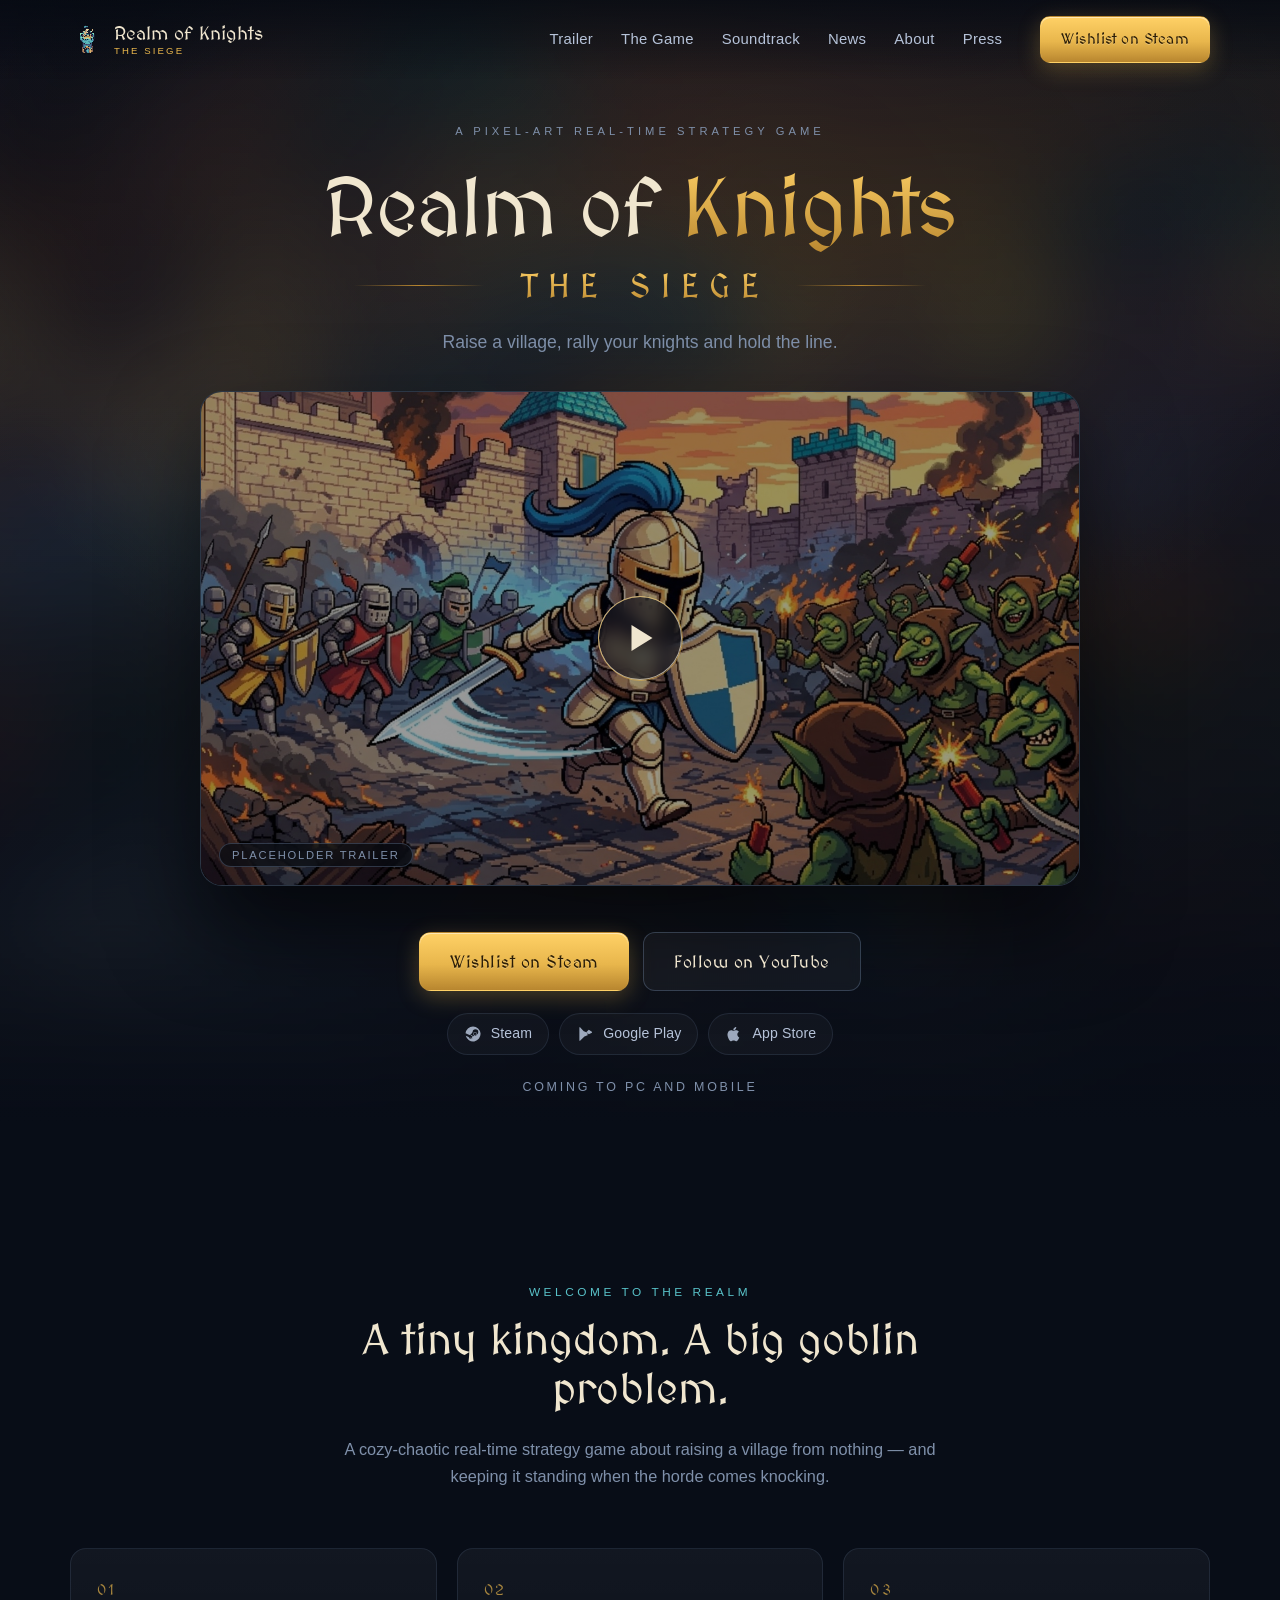
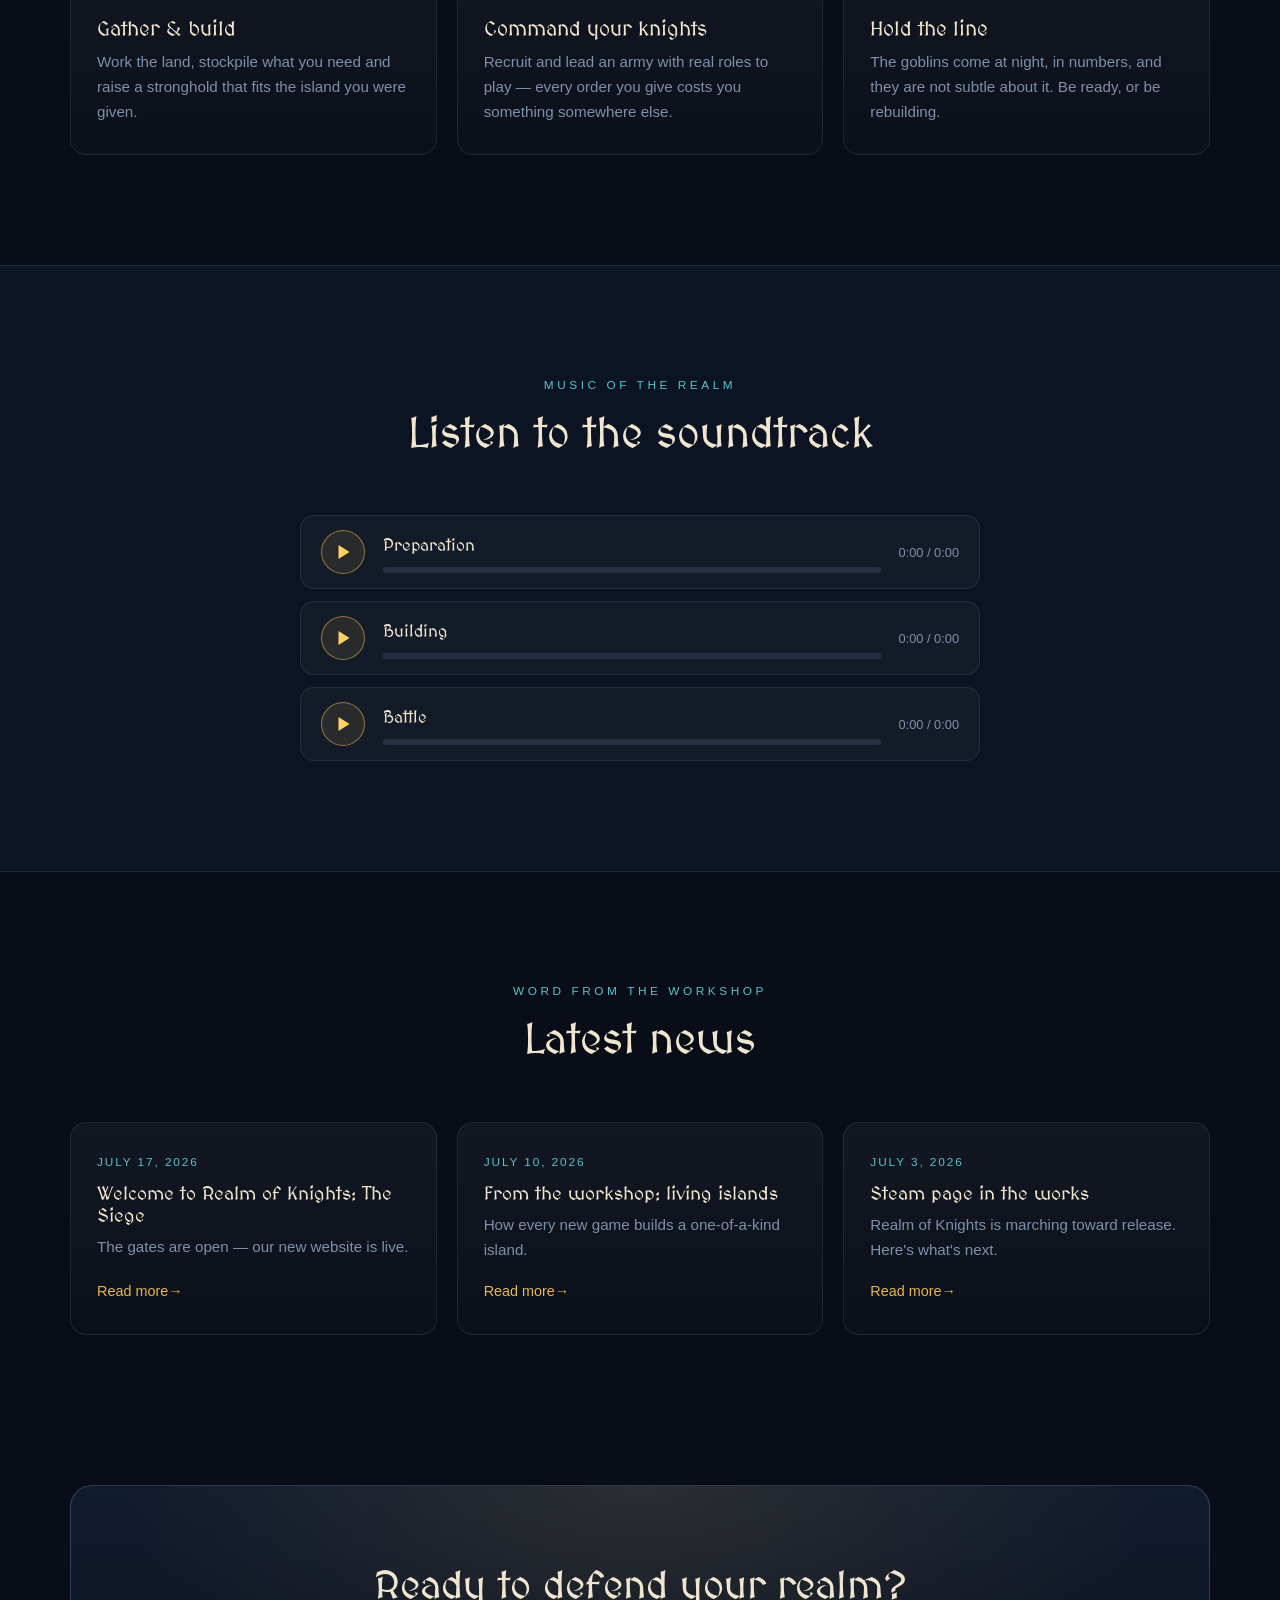
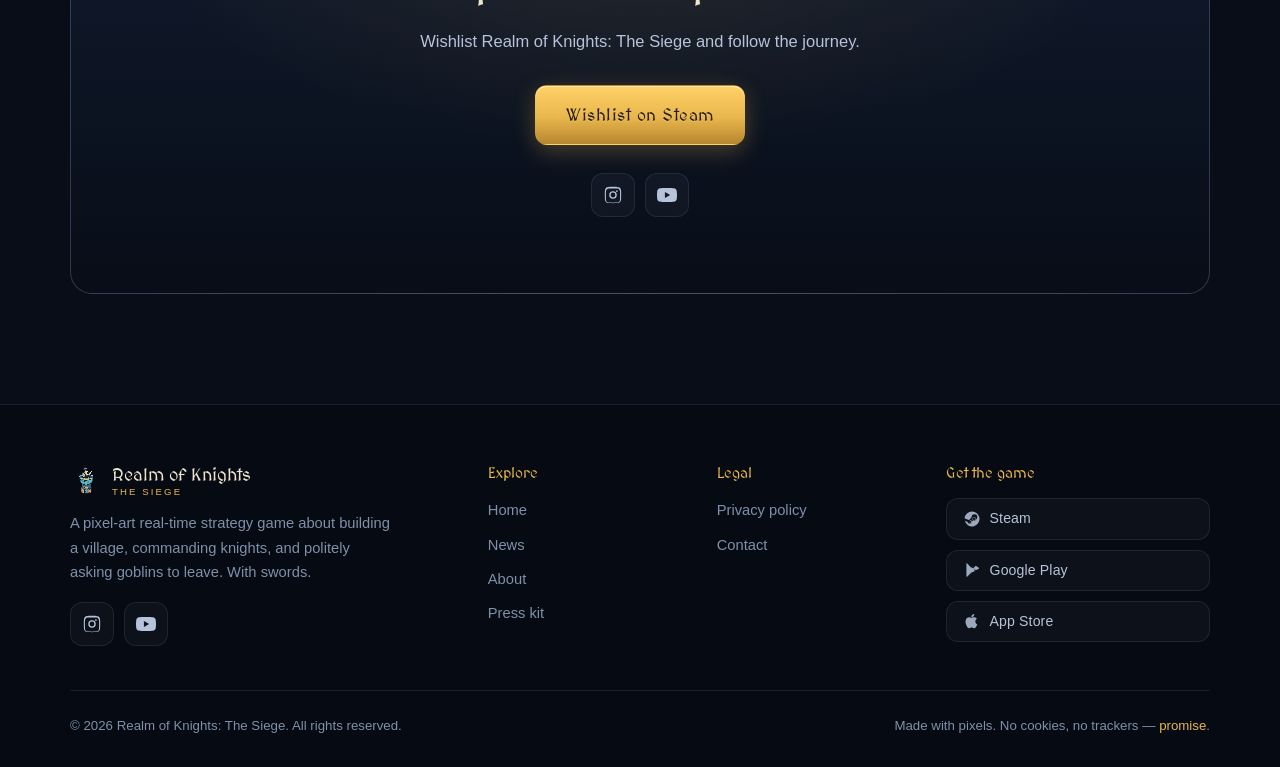
<file: index.html>
<!DOCTYPE html>
<html lang="en">
<head>
  <meta charset="UTF-8">
  <meta name="viewport" content="width=device-width, initial-scale=1.0">
  <title>Realm of Knights: The Siege — Build. Gather. Conquer.</title>
  <meta name="description" content="Realm of Knights: The Siege is a charming pixel-art real-time strategy game. Raise a village, command your knights and drive back the goblin horde — coming to Steam, Google Play and the App Store.">
  <link rel="icon" type="image/png" href="art/UI/icon.png">
  <link rel="apple-touch-icon" href="art/UI/icon.png">
  <meta property="og:type" content="website">
  <meta property="og:title" content="Realm of Knights: The Siege — Build. Gather. Conquer.">
  <meta property="og:description" content="A charming pixel-art RTS: raise a village, command your knights and drive back the goblin horde.">
  <meta property="og:image" content="https://knightsrealm.github.io/art/Extra/steam_pixel_art_thumbnail.jpg">
  <meta property="og:url" content="https://knightsrealm.github.io/">
  <meta name="twitter:card" content="summary_large_image">
  <link rel="stylesheet" href="assets/css/style.css">
</head>
<body>

  <div class="scroll-progress" aria-hidden="true"><span></span></div>

  <!-- ================== NAV ================== -->
  <header class="site-nav">
    <div class="container nav-inner">
      <a class="nav-brand" href="index.html">
        <img class="pixel" src="art/UI/icon.png" alt="Realm of Knights tower emblem">
        <span class="brand-lines">
          <span>Realm of Knights</span>
          <span class="brand-sub">The Siege</span>
        </span>
      </a>
      <nav>
        <ul class="nav-links">
          <li><a href="#trailer">Trailer</a></li>
          <li><a href="#game">The Game</a></li>
          <li><a href="#soundtrack">Soundtrack</a></li>
          <li><a href="news.html">News</a></li>
          <li><a href="about.html">About</a></li>
          <li><a href="press.html">Press</a></li>
        </ul>
      </nav>
      <a class="btn btn-gold btn-sm nav-cta" data-link="steam" href="#">Wishlist on Steam</a>
      <button class="nav-burger" aria-label="Menu" aria-expanded="false">
        <span></span><span></span><span></span>
      </button>
    </div>
  </header>

  <!-- ================= HERO ================= -->
  <section class="hero" id="trailer">
    <div class="hero-ambient" aria-hidden="true"></div>

    <div class="container hero-inner">
      <header class="hero-head">
        <p class="hero-kicker">A pixel-art real-time strategy game</p>
        <h1 class="hero-title">Realm of <span class="gold">Knights</span>
          <span class="hero-title-sub">The Siege</span>
        </h1>
        <p class="hero-tagline">
          Raise a village, rally your knights and hold the line.
        </p>
      </header>

      <!-- Click-to-play facade: nothing is requested from YouTube until you press play -->
      <div class="trailer" data-trailer data-title="Realm of Knights: The Siege — trailer">
        <button class="trailer-frame" type="button" aria-label="Play the trailer">
          <img class="trailer-poster" src="art/Extra/steam_pixel_art_thumbnail.jpg" alt="">
          <span class="trailer-play" aria-hidden="true"></span>
          <span class="trailer-tag">Placeholder trailer</span>
        </button>
      </div>

      <div class="hero-actions">
        <div class="hero-ctas">
          <a class="btn btn-gold" data-link="steam" href="#">Wishlist on Steam</a>
          <a class="btn btn-ghost" data-link="youtube" href="#">Follow on YouTube</a>
        </div>
        <div class="store-badges">
          <a class="store-badge" data-link="steam" href="#">
            <svg viewBox="0 0 24 24" aria-hidden="true"><path d="M12 2a10 10 0 0 0-9.96 9.06l5.35 2.21a2.8 2.8 0 0 1 1.6-.49h.15l2.38-3.45v-.05a3.77 3.77 0 1 1 3.77 3.77h-.09l-3.4 2.43v.13a2.83 2.83 0 0 1-5.62.45l-3.82-1.58A10 10 0 1 0 12 2Zm-5.7 13.9 1.23.51a2.12 2.12 0 1 0 1.15-2.75l1.27.52a1.56 1.56 0 0 1-1.2 2.89 1.55 1.55 0 0 1-.86-.84l-1.59-.33Zm10.99-4.13a2.51 2.51 0 1 1-2.51-2.51 2.51 2.51 0 0 1 2.51 2.51Zm-4.4 0a1.89 1.89 0 1 0 1.89-1.9 1.89 1.89 0 0 0-1.89 1.9Z"/></svg>
            <span class="sb-name">Steam</span>
          </a>
          <a class="store-badge" data-link="googleplay" href="#">
            <svg viewBox="0 0 24 24" aria-hidden="true"><path d="M4 2.7c-.3.3-.5.8-.5 1.4v15.8c0 .6.2 1.1.5 1.4l.1.1 8.9-8.8v-.2L4.1 2.6l-.1.1Zm12 9.6-3-2.9 3-3 3.6 2.1c1 .6 1 1.5 0 2.1L16 12.3Zm-.9.9L12 10.1l-8 8 11.1-4.9ZM4 5.9l8 8 3.1-3.1L4 5.9Z" transform="translate(1 0)"/></svg>
            <span class="sb-name">Google Play</span>
          </a>
          <a class="store-badge" data-link="appstore" href="#">
            <svg viewBox="0 0 24 24" aria-hidden="true"><path d="M16.4 12.7c0-2.4 2-3.6 2.1-3.7-1.1-1.7-2.9-1.9-3.5-1.9-1.5-.2-2.9.9-3.7.9-.8 0-1.9-.9-3.2-.9-1.6 0-3.1 1-4 2.4-1.7 2.9-.4 7.3 1.2 9.7.8 1.2 1.8 2.5 3 2.4 1.2 0 1.7-.8 3.2-.8s1.9.8 3.2.8 2.2-1.2 3-2.4c.9-1.3 1.3-2.6 1.3-2.7 0 0-2.6-1-2.6-3.8ZM14 5.6c.7-.8 1.1-1.9 1-3.1-1 0-2.2.7-2.9 1.5-.6.7-1.2 1.9-1 3 1.1.1 2.2-.6 2.9-1.4Z"/></svg>
            <span class="sb-name">App Store</span>
          </a>
        </div>
        <p class="hero-note">Coming to PC and mobile</p>
      </div>
    </div>
  </section>

  <!-- ================= THE GAME ================= -->
  <section class="section" id="game">
    <div class="container">
      <div class="section-head reveal">
        <p class="section-eyebrow">Welcome to the realm</p>
        <h2 class="section-title">A tiny kingdom. A big goblin problem.</h2>
        <p class="section-sub">
          A cozy-chaotic real-time strategy game about raising a village from nothing —
          and keeping it standing when the horde comes knocking.
        </p>
      </div>

      <div class="grid grid-3 stagger">
        <article class="card reveal">
          <span class="card-num">01</span>
          <h3>Gather &amp; build</h3>
          <p>Work the land, stockpile what you need and raise a stronghold that fits
             the island you were given.</p>
        </article>
        <article class="card reveal">
          <span class="card-num">02</span>
          <h3>Command your knights</h3>
          <p>Recruit and lead an army with real roles to play — every order you give
             costs you something somewhere else.</p>
        </article>
        <article class="card reveal">
          <span class="card-num">03</span>
          <h3>Hold the line</h3>
          <p>The goblins come at night, in numbers, and they are not subtle about it.
             Be ready, or be rebuilding.</p>
        </article>
      </div>
    </div>
  </section>

  <!-- ================= SOUNDTRACK ================= -->
  <section class="section section-alt" id="soundtrack">
    <div class="container">
      <div class="section-head reveal">
        <p class="section-eyebrow">Music of the realm</p>
        <h2 class="section-title">Listen to the soundtrack</h2>
      </div>
      <div class="tracks reveal">
        <div class="track" data-src="art/Extra/soundtrack_prepare_1.mp3">
          <button class="track-play" aria-label="Play Preparation">
            <span class="ico-play" aria-hidden="true"></span>
            <span class="ico-pause" aria-hidden="true"></span>
          </button>
          <div class="track-meta">
            <div class="track-name">Preparation</div>
            <div class="track-bar"><div class="track-fill"></div></div>
          </div>
          <div class="track-time">0:00 / 0:00</div>
        </div>
        <div class="track" data-src="art/Extra/soundtrack_build_1.mp3">
          <button class="track-play" aria-label="Play Building">
            <span class="ico-play" aria-hidden="true"></span>
            <span class="ico-pause" aria-hidden="true"></span>
          </button>
          <div class="track-meta">
            <div class="track-name">Building</div>
            <div class="track-bar"><div class="track-fill"></div></div>
          </div>
          <div class="track-time">0:00 / 0:00</div>
        </div>
        <div class="track" data-src="art/Extra/soundtrack_battle_1.mp3">
          <button class="track-play" aria-label="Play Battle">
            <span class="ico-play" aria-hidden="true"></span>
            <span class="ico-pause" aria-hidden="true"></span>
          </button>
          <div class="track-meta">
            <div class="track-name">Battle</div>
            <div class="track-bar"><div class="track-fill"></div></div>
          </div>
          <div class="track-time">0:00 / 0:00</div>
        </div>
      </div>
    </div>
  </section>

  <!-- ================= NEWS TEASER ================= -->
  <section class="section" id="news">
    <div class="container">
      <div class="section-head reveal">
        <p class="section-eyebrow">Word from the workshop</p>
        <h2 class="section-title">Latest news</h2>
      </div>
      <div class="grid grid-3 stagger">
        <article class="card news-card reveal">
          <div class="news-date">July 17, 2026</div>
          <h3><a href="news.html#welcome">Welcome to Realm of Knights: The Siege</a></h3>
          <p>The gates are open — our new website is live.</p>
          <a class="more" href="news.html#welcome">Read more</a>
        </article>
        <article class="card news-card reveal">
          <div class="news-date">July 10, 2026</div>
          <h3><a href="news.html#living-islands">From the workshop: living islands</a></h3>
          <p>How every new game builds a one-of-a-kind island.</p>
          <a class="more" href="news.html#living-islands">Read more</a>
        </article>
        <article class="card news-card reveal">
          <div class="news-date">July 3, 2026</div>
          <h3><a href="news.html#steam-soon">Steam page in the works</a></h3>
          <p>Realm of Knights is marching toward release. Here's what's next.</p>
          <a class="more" href="news.html#steam-soon">Read more</a>
        </article>
      </div>
    </div>
  </section>

  <!-- ================= FINAL CTA ================= -->
  <section class="section section-tight">
    <div class="container">
      <div class="cta-banner reveal">
        <h2>Ready to defend your realm?</h2>
        <p>Wishlist Realm of Knights: The Siege and follow the journey.</p>
        <div class="hero-ctas">
          <a class="btn btn-gold" data-link="steam" href="#">Wishlist on Steam</a>
        </div>
        <div class="socials">
          <a class="social-btn" data-link="instagram" href="#" aria-label="Instagram">
            <svg viewBox="0 0 24 24" aria-hidden="true"><path d="M12 2.2c3.2 0 3.6 0 4.8.1 1.2.1 1.8.2 2.2.4.6.2 1 .5 1.4.9.4.4.7.9.9 1.4.2.4.4 1.1.4 2.2.1 1.3.1 1.6.1 4.8s0 3.6-.1 4.8c-.1 1.2-.2 1.8-.4 2.2-.2.6-.5 1-.9 1.4-.4.4-.9.7-1.4.9-.4.2-1.1.4-2.2.4-1.3.1-1.6.1-4.8.1s-3.6 0-4.8-.1c-1.2-.1-1.8-.2-2.2-.4-.6-.2-1-.5-1.4-.9-.4-.4-.7-.9-.9-1.4-.2-.4-.4-1.1-.4-2.2-.1-1.3-.1-1.6-.1-4.8s0-3.6.1-4.8c.1-1.2.2-1.8.4-2.2.2-.6.5-1 .9-1.4.4-.4.9-.7 1.4-.9.4-.2 1.1-.4 2.2-.4 1.2-.1 1.6-.1 4.8-.1Zm0 2c-3.1 0-3.5 0-4.7.1-1.1.1-1.4.2-1.7.3-.4.2-.7.4-1 .7-.3.3-.5.6-.7 1-.1.3-.3.7-.3 1.7-.1 1.2-.1 1.6-.1 4.7s0 3.5.1 4.7c.1 1.1.2 1.4.3 1.7.2.4.4.7.7 1 .3.3.6.5 1 .7.3.1.7.3 1.7.3 1.2.1 1.6.1 4.7.1s3.5 0 4.7-.1c1.1-.1 1.4-.2 1.7-.3.4-.2.7-.4 1-.7.3-.3.5-.6.7-1 .1-.3.3-.7.3-1.7.1-1.2.1-1.6.1-4.7s0-3.5-.1-4.7c-.1-1.1-.2-1.4-.3-1.7-.2-.4-.4-.7-.7-1-.3-.3-.6-.5-1-.7-.3-.1-.7-.3-1.7-.3-1.2-.1-1.6-.1-4.7-.1Zm0 3.3a4.5 4.5 0 1 1 0 9 4.5 4.5 0 0 1 0-9Zm0 7.4a2.9 2.9 0 1 0 0-5.8 2.9 2.9 0 0 0 0 5.8Zm5.7-7.6a1.05 1.05 0 1 1-2.1 0 1.05 1.05 0 0 1 2.1 0Z"/></svg>
          </a>
          <a class="social-btn" data-link="youtube" href="#" aria-label="YouTube">
            <svg viewBox="0 0 24 24" aria-hidden="true"><path d="M23.5 6.2a3 3 0 0 0-2.1-2.1C19.5 3.5 12 3.5 12 3.5s-7.5 0-9.4.6A3 3 0 0 0 .5 6.2 31.3 31.3 0 0 0 0 12a31.3 31.3 0 0 0 .5 5.8 3 3 0 0 0 2.1 2.1c1.9.6 9.4.6 9.4.6s7.5 0 9.4-.6a3 3 0 0 0 2.1-2.1A31.3 31.3 0 0 0 24 12a31.3 31.3 0 0 0-.5-5.8ZM9.5 15.6V8.4L15.8 12l-6.3 3.6Z"/></svg>
          </a>
        </div>
      </div>
    </div>
  </section>

  <!-- ================= FOOTER ================= -->
  <footer class="site-footer">
    <div class="container">
      <div class="footer-grid">
        <div>
          <div class="footer-brand">
            <img class="pixel" src="art/UI/icon.png" alt="">
            <span class="brand-lines">
              <span>Realm of Knights</span>
              <span class="brand-sub">The Siege</span>
            </span>
          </div>
          <p class="footer-blurb">
            A pixel-art real-time strategy game about building a village, commanding
            knights, and politely asking goblins to leave. With swords.
          </p>
          <div class="socials socials-left">
            <a class="social-btn" data-link="instagram" href="#" aria-label="Instagram">
              <svg viewBox="0 0 24 24" aria-hidden="true"><path d="M12 2.2c3.2 0 3.6 0 4.8.1 1.2.1 1.8.2 2.2.4.6.2 1 .5 1.4.9.4.4.7.9.9 1.4.2.4.4 1.1.4 2.2.1 1.3.1 1.6.1 4.8s0 3.6-.1 4.8c-.1 1.2-.2 1.8-.4 2.2-.2.6-.5 1-.9 1.4-.4.4-.9.7-1.4.9-.4.2-1.1.4-2.2.4-1.3.1-1.6.1-4.8.1s-3.6 0-4.8-.1c-1.2-.1-1.8-.2-2.2-.4-.6-.2-1-.5-1.4-.9-.4-.4-.7-.9-.9-1.4-.2-.4-.4-1.1-.4-2.2-.1-1.3-.1-1.6-.1-4.8s0-3.6.1-4.8c.1-1.2.2-1.8.4-2.2.2-.6.5-1 .9-1.4.4-.4.9-.7 1.4-.9.4-.2 1.1-.4 2.2-.4 1.2-.1 1.6-.1 4.8-.1Zm0 2c-3.1 0-3.5 0-4.7.1-1.1.1-1.4.2-1.7.3-.4.2-.7.4-1 .7-.3.3-.5.6-.7 1-.1.3-.3.7-.3 1.7-.1 1.2-.1 1.6-.1 4.7s0 3.5.1 4.7c.1 1.1.2 1.4.3 1.7.2.4.4.7.7 1 .3.3.6.5 1 .7.3.1.7.3 1.7.3 1.2.1 1.6.1 4.7.1s3.5 0 4.7-.1c1.1-.1 1.4-.2 1.7-.3.4-.2.7-.4 1-.7.3-.3.5-.6.7-1 .1-.3.3-.7.3-1.7.1-1.2.1-1.6.1-4.7s0-3.5-.1-4.7c-.1-1.1-.2-1.4-.3-1.7-.2-.4-.4-.7-.7-1-.3-.3-.6-.5-1-.7-.3-.1-.7-.3-1.7-.3-1.2-.1-1.6-.1-4.7-.1Zm0 3.3a4.5 4.5 0 1 1 0 9 4.5 4.5 0 0 1 0-9Zm0 7.4a2.9 2.9 0 1 0 0-5.8 2.9 2.9 0 0 0 0 5.8Zm5.7-7.6a1.05 1.05 0 1 1-2.1 0 1.05 1.05 0 0 1 2.1 0Z"/></svg>
            </a>
            <a class="social-btn" data-link="youtube" href="#" aria-label="YouTube">
              <svg viewBox="0 0 24 24" aria-hidden="true"><path d="M23.5 6.2a3 3 0 0 0-2.1-2.1C19.5 3.5 12 3.5 12 3.5s-7.5 0-9.4.6A3 3 0 0 0 .5 6.2 31.3 31.3 0 0 0 0 12a31.3 31.3 0 0 0 .5 5.8 3 3 0 0 0 2.1 2.1c1.9.6 9.4.6 9.4.6s7.5 0 9.4-.6a3 3 0 0 0 2.1-2.1A31.3 31.3 0 0 0 24 12a31.3 31.3 0 0 0-.5-5.8ZM9.5 15.6V8.4L15.8 12l-6.3 3.6Z"/></svg>
            </a>
          </div>
        </div>
        <div>
          <h4>Explore</h4>
          <ul>
            <li><a href="index.html">Home</a></li>
            <li><a href="news.html">News</a></li>
            <li><a href="about.html">About</a></li>
            <li><a href="press.html">Press kit</a></li>
          </ul>
        </div>
        <div>
          <h4>Legal</h4>
          <ul>
            <li><a href="privacy.html">Privacy policy</a></li>
            <li><a href="about.html#contact">Contact</a></li>
          </ul>
        </div>
        <div>
          <h4>Get the game</h4>
          <div class="store-badges store-badges-stack">
            <a class="store-badge" data-link="steam" href="#">
              <svg viewBox="0 0 24 24" aria-hidden="true"><path d="M12 2a10 10 0 0 0-9.96 9.06l5.35 2.21a2.8 2.8 0 0 1 1.6-.49h.15l2.38-3.45v-.05a3.77 3.77 0 1 1 3.77 3.77h-.09l-3.4 2.43v.13a2.83 2.83 0 0 1-5.62.45l-3.82-1.58A10 10 0 1 0 12 2Zm-5.7 13.9 1.23.51a2.12 2.12 0 1 0 1.15-2.75l1.27.52a1.56 1.56 0 0 1-1.2 2.89 1.55 1.55 0 0 1-.86-.84l-1.59-.33Zm10.99-4.13a2.51 2.51 0 1 1-2.51-2.51 2.51 2.51 0 0 1 2.51 2.51Zm-4.4 0a1.89 1.89 0 1 0 1.89-1.9 1.89 1.89 0 0 0-1.89 1.9Z"/></svg>
              <span class="sb-name">Steam</span>
            </a>
            <a class="store-badge" data-link="googleplay" href="#">
              <svg viewBox="0 0 24 24" aria-hidden="true"><path d="M4 2.7c-.3.3-.5.8-.5 1.4v15.8c0 .6.2 1.1.5 1.4l.1.1 8.9-8.8v-.2L4.1 2.6l-.1.1Zm12 9.6-3-2.9 3-3 3.6 2.1c1 .6 1 1.5 0 2.1L16 12.3Zm-.9.9L12 10.1l-8 8 11.1-4.9ZM4 5.9l8 8 3.1-3.1L4 5.9Z" transform="translate(1 0)"/></svg>
              <span class="sb-name">Google Play</span>
            </a>
            <a class="store-badge" data-link="appstore" href="#">
              <svg viewBox="0 0 24 24" aria-hidden="true"><path d="M16.4 12.7c0-2.4 2-3.6 2.1-3.7-1.1-1.7-2.9-1.9-3.5-1.9-1.5-.2-2.9.9-3.7.9-.8 0-1.9-.9-3.2-.9-1.6 0-3.1 1-4 2.4-1.7 2.9-.4 7.3 1.2 9.7.8 1.2 1.8 2.5 3 2.4 1.2 0 1.7-.8 3.2-.8s1.9.8 3.2.8 2.2-1.2 3-2.4c.9-1.3 1.3-2.6 1.3-2.7 0 0-2.6-1-2.6-3.8ZM14 5.6c.7-.8 1.1-1.9 1-3.1-1 0-2.2.7-2.9 1.5-.6.7-1.2 1.9-1 3 1.1.1 2.2-.6 2.9-1.4Z"/></svg>
              <span class="sb-name">App Store</span>
            </a>
          </div>
        </div>
      </div>
      <div class="footer-bottom">
        <span>© <span data-year>2026</span> Realm of Knights: The Siege. All rights reserved.</span>
        <span>Made with pixels. No cookies, no trackers — <a href="privacy.html">promise</a>.</span>
      </div>
    </div>
  </footer>

  <script src="assets/js/links.js"></script>
  <script src="assets/js/main.js"></script>
</body>
</html>
</file>
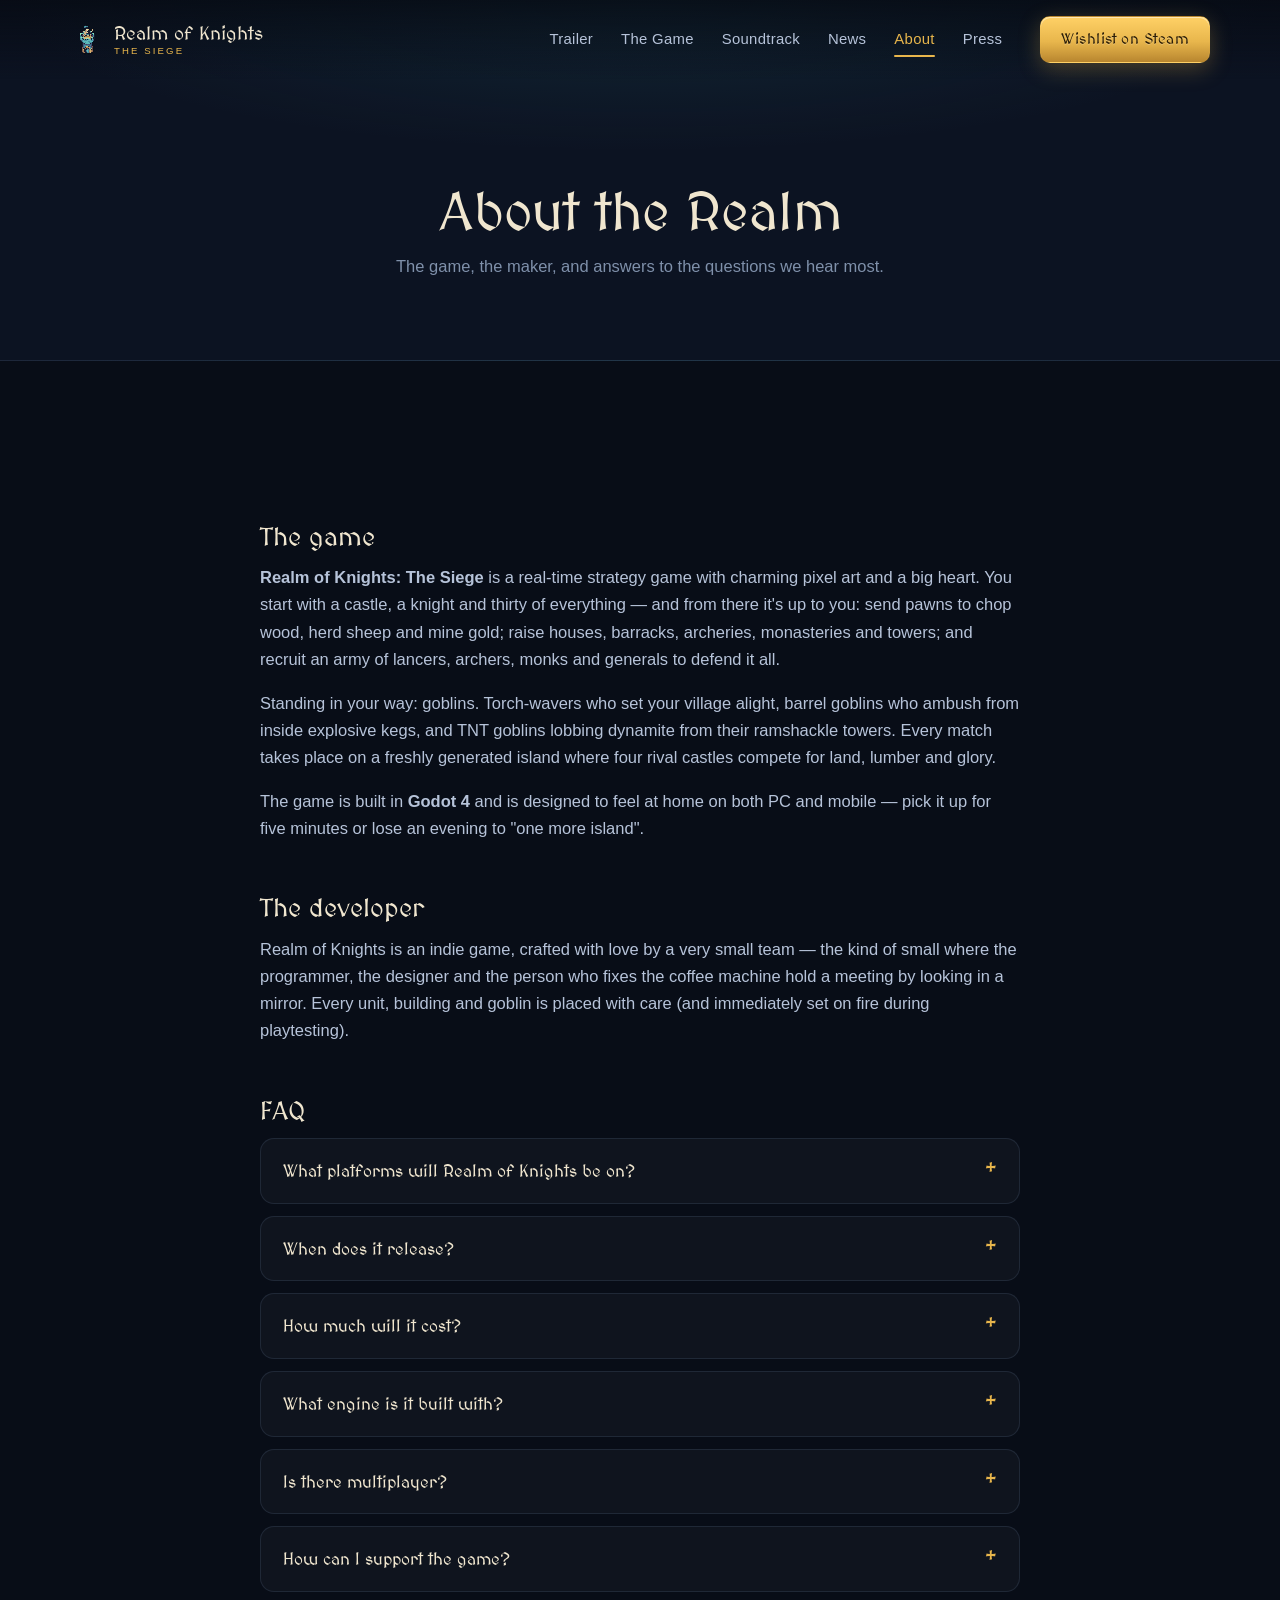
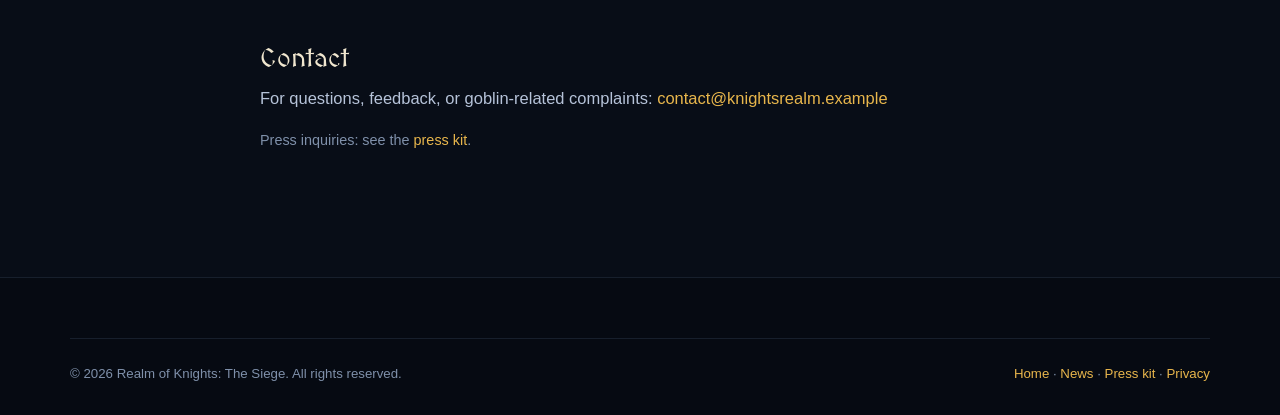
<file: about.html>
<!DOCTYPE html>
<html lang="en">
<head>
  <meta charset="UTF-8">
  <meta name="viewport" content="width=device-width, initial-scale=1.0">
  <title>About — Realm of Knights: The Siege</title>
  <meta name="description" content="About Realm of Knights: The Siege — a pixel-art real-time strategy game — and the developer behind it. Frequently asked questions included.">
  <link rel="icon" type="image/png" href="art/UI/icon.png">
  <meta property="og:type" content="website">
  <meta property="og:title" content="About — Realm of Knights: The Siege">
  <meta property="og:description" content="About the game and the developer behind Realm of Knights: The Siege.">
  <meta property="og:image" content="https://knightsrealm.github.io/art/Extra/steam_pixel_art_thumbnail.jpg">
  <link rel="stylesheet" href="assets/css/style.css">
</head>
<body>

  <header class="site-nav">
    <div class="container nav-inner">
      <a class="nav-brand" href="index.html">
        <img class="pixel" src="art/UI/icon.png" alt="Realm of Knights tower emblem">
        <span class="brand-lines">
          <span>Realm of Knights</span>
          <span class="brand-sub">The Siege</span>
        </span>
      </a>
      <nav>
        <ul class="nav-links">
          <li><a href="index.html#trailer">Trailer</a></li>
          <li><a href="index.html#game">The Game</a></li>
          <li><a href="index.html#soundtrack">Soundtrack</a></li>
          <li><a href="news.html">News</a></li>
          <li><a href="about.html" class="is-active">About</a></li>
          <li><a href="press.html">Press</a></li>
        </ul>
      </nav>
      <a class="btn btn-gold btn-sm nav-cta" data-link="steam" href="#">Wishlist on Steam</a>
      <button class="nav-burger" aria-label="Menu" aria-expanded="false">
        <span></span><span></span><span></span>
      </button>
    </div>
  </header>

  <section class="page-hero">
    <div class="container">
      <h1>About the Realm</h1>
      <p>The game, the maker, and answers to the questions we hear most.</p>
    </div>
  </section>

  <section class="section">
    <div class="container prose">
      <h2>The game</h2>
      <p>
        <strong>Realm of Knights: The Siege</strong> is a real-time strategy game with charming pixel art
        and a big heart. You start with a castle, a knight and thirty of everything — and
        from there it's up to you: send pawns to chop wood, herd sheep and mine gold; raise
        houses, barracks, archeries, monasteries and towers; and recruit an army of lancers,
        archers, monks and generals to defend it all.
      </p>
      <p>
        Standing in your way: goblins. Torch-wavers who set your village alight, barrel
        goblins who ambush from inside explosive kegs, and TNT goblins lobbing dynamite from
        their ramshackle towers. Every match takes place on a freshly generated island where
        four rival castles compete for land, lumber and glory.
      </p>
      <p>
        The game is built in <strong>Godot 4</strong> and is designed to feel at home on both
        PC and mobile — pick it up for five minutes or lose an evening to "one more island".
      </p>

      <h2>The developer</h2>
      <p>
        Realm of Knights is an indie game, crafted with love by a very small team — the kind
        of small where the programmer, the designer and the person who fixes the coffee
        machine hold a meeting by looking in a mirror. Every unit, building and goblin is
        placed with care (and immediately set on fire during playtesting).
      </p>

      <h2>FAQ</h2>
      <div class="faq">
        <details>
          <summary>What platforms will Realm of Knights be on?</summary>
          <p>PC via Steam, plus Android (Google Play) and iOS (App Store). The store pages
             are in preparation — the buttons on this site will go live as soon as they are.</p>
        </details>
        <details>
          <summary>When does it release?</summary>
          <p>When it's ready — we're not putting a date on it yet. Follow the
             <a href="news.html">news page</a> or our socials for the announcement.</p>
        </details>
        <details>
          <summary>How much will it cost?</summary>
          <p>Pricing hasn't been finalised. What we can promise: no energy bars, no
             pay-to-win goblins.</p>
        </details>
        <details>
          <summary>What engine is it built with?</summary>
          <p>Godot 4 — an excellent open-source game engine we're proud to build on.</p>
        </details>
        <details>
          <summary>Is there multiplayer?</summary>
          <p>Right now the focus is the single-player experience against goblins and rival
             AI castles. Anything beyond that will be announced when (and if) it happens.</p>
        </details>
        <details>
          <summary>How can I support the game?</summary>
          <p>Wishlist it on Steam once the page is live, and follow us on Instagram and
             YouTube. Sharing the game with a friend who likes castles helps more than you
             would believe.</p>
        </details>
      </div>

      <h2 id="contact">Contact</h2>
      <p>
        For questions, feedback, or goblin-related complaints:
        <a data-link="email" data-link-text href="#">contact@knightsrealm.example</a>
      </p>
      <p class="muted">
        Press inquiries: see the <a href="press.html">press kit</a>.
      </p>
    </div>
  </section>

  <footer class="site-footer">
    <div class="container">
      <div class="footer-bottom">
        <span>© <span data-year>2026</span> Realm of Knights: The Siege. All rights reserved.</span>
        <span>
          <a href="index.html">Home</a> ·
          <a href="news.html">News</a> ·
          <a href="press.html">Press kit</a> ·
          <a href="privacy.html">Privacy</a>
        </span>
      </div>
    </div>
  </footer>

  <script src="assets/js/links.js"></script>
  <script src="assets/js/main.js"></script>
</body>
</html>
</file>
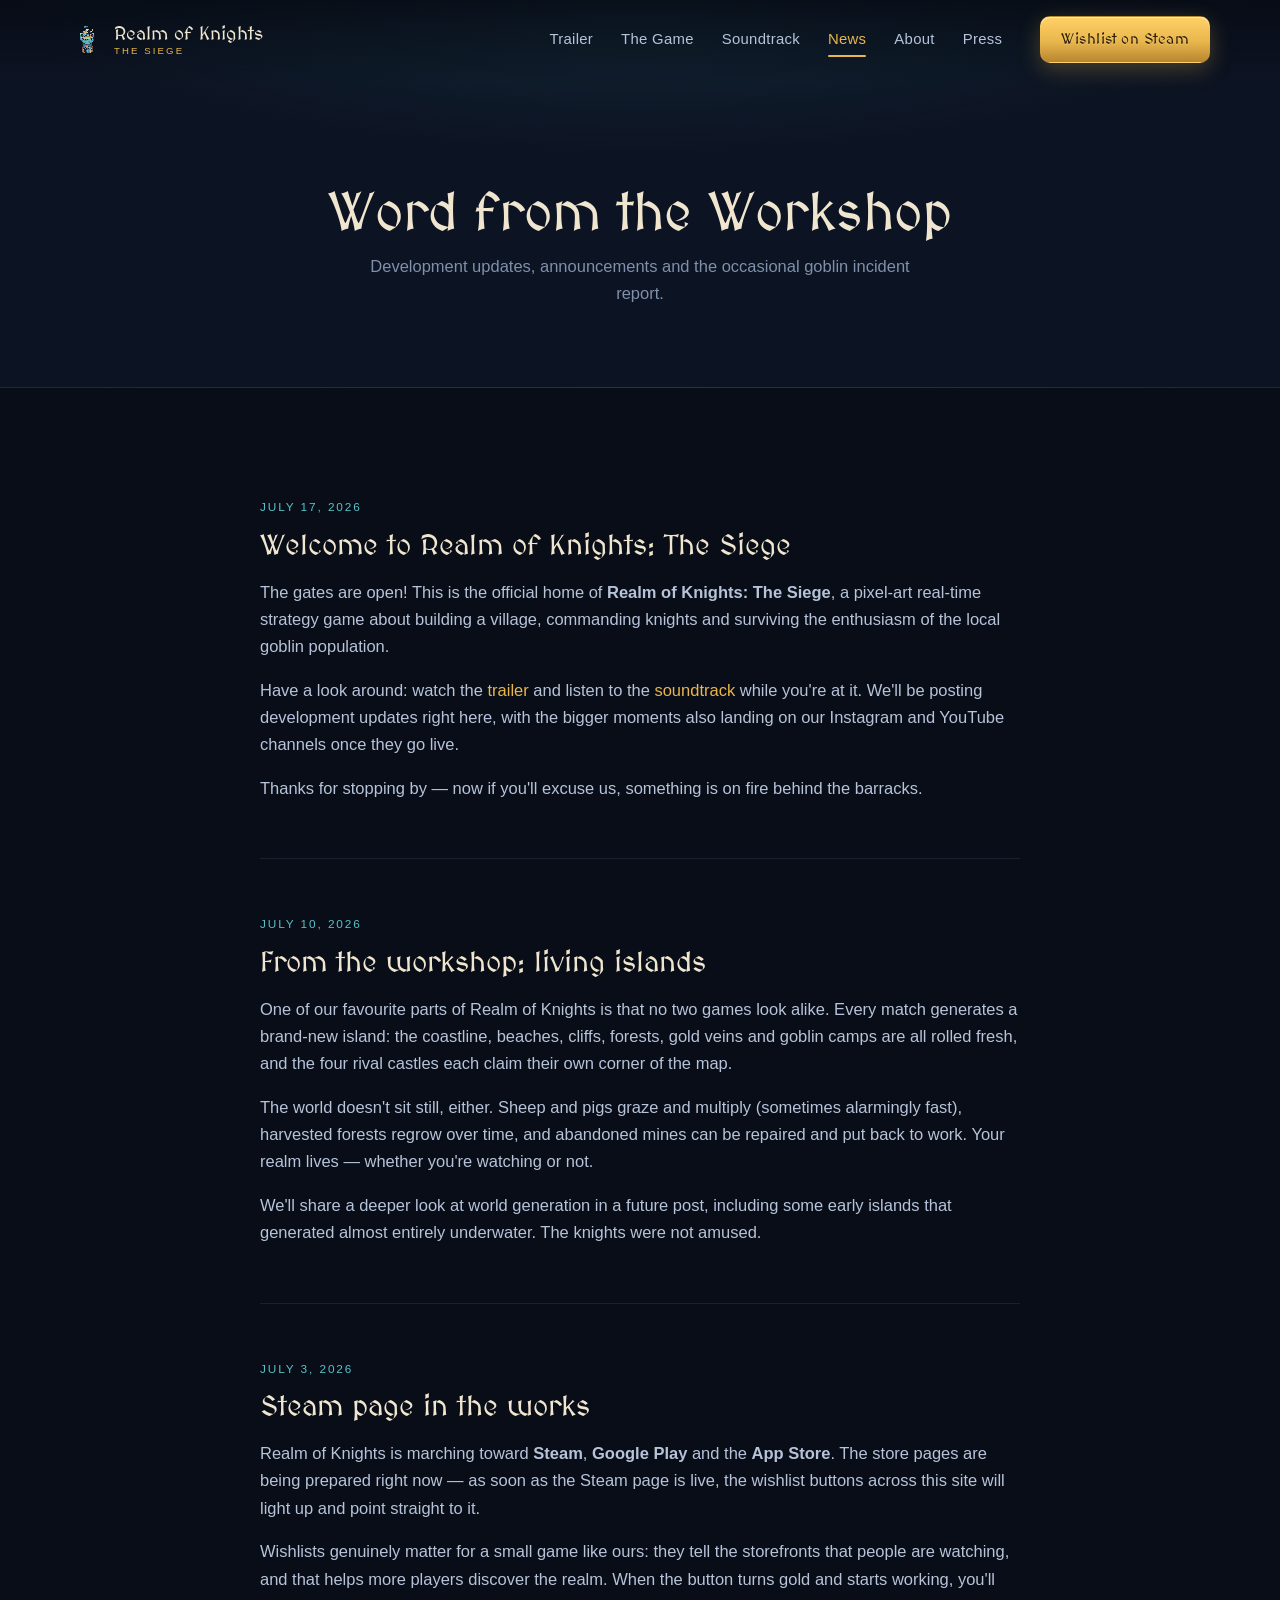
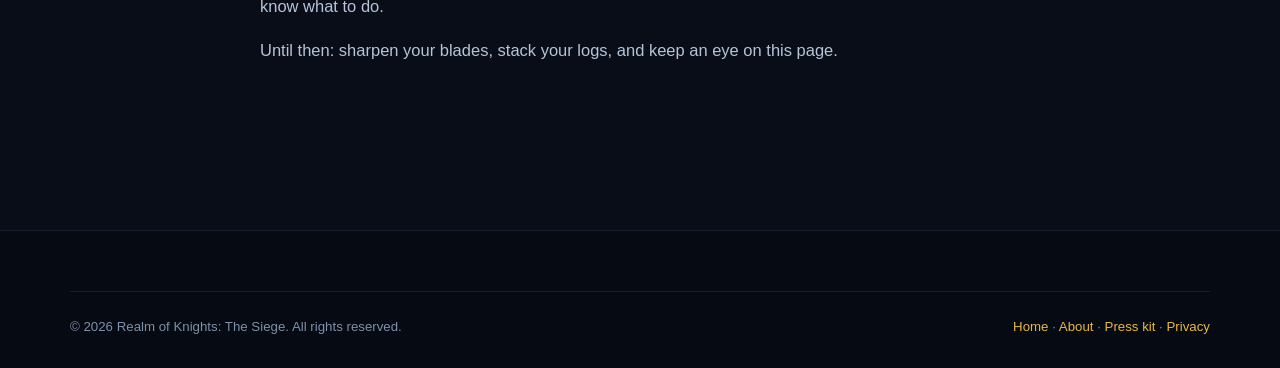
<file: news.html>
<!DOCTYPE html>
<html lang="en">
<head>
  <meta charset="UTF-8">
  <meta name="viewport" content="width=device-width, initial-scale=1.0">
  <title>News — Realm of Knights: The Siege</title>
  <meta name="description" content="News and development updates from Realm of Knights: The Siege, the pixel-art real-time strategy game.">
  <link rel="icon" type="image/png" href="art/UI/icon.png">
  <meta property="og:type" content="website">
  <meta property="og:title" content="News — Realm of Knights: The Siege">
  <meta property="og:description" content="News and development updates from Realm of Knights: The Siege.">
  <meta property="og:image" content="https://knightsrealm.github.io/art/Extra/steam_pixel_art_thumbnail.jpg">
  <link rel="stylesheet" href="assets/css/style.css">
</head>
<body>

  <header class="site-nav">
    <div class="container nav-inner">
      <a class="nav-brand" href="index.html">
        <img class="pixel" src="art/UI/icon.png" alt="Realm of Knights tower emblem">
        <span class="brand-lines">
          <span>Realm of Knights</span>
          <span class="brand-sub">The Siege</span>
        </span>
      </a>
      <nav>
        <ul class="nav-links">
          <li><a href="index.html#trailer">Trailer</a></li>
          <li><a href="index.html#game">The Game</a></li>
          <li><a href="index.html#soundtrack">Soundtrack</a></li>
          <li><a href="news.html" class="is-active">News</a></li>
          <li><a href="about.html">About</a></li>
          <li><a href="press.html">Press</a></li>
        </ul>
      </nav>
      <a class="btn btn-gold btn-sm nav-cta" data-link="steam" href="#">Wishlist on Steam</a>
      <button class="nav-burger" aria-label="Menu" aria-expanded="false">
        <span></span><span></span><span></span>
      </button>
    </div>
  </header>

  <section class="page-hero">
    <div class="container">
      <h1>Word from the Workshop</h1>
      <p>Development updates, announcements and the occasional goblin incident report.</p>
    </div>
  </section>

  <section class="section">
    <div class="container">

      <article class="post reveal" id="welcome">
        <header>
          <div class="news-date">July 17, 2026</div>
          <h2>Welcome to Realm of Knights: The Siege</h2>
        </header>
        <p>
          The gates are open! This is the official home of <strong>Realm of Knights: The Siege</strong>,
          a pixel-art real-time strategy game about building a village, commanding knights
          and surviving the enthusiasm of the local goblin population.
        </p>
        <p>
          Have a look around: watch the <a href="index.html#trailer">trailer</a> and listen to the
          <a href="index.html#soundtrack">soundtrack</a> while you're at it. We'll be posting
          development updates right here, with the bigger moments also landing on our
          Instagram and YouTube channels once they go live.
        </p>
        <p>
          Thanks for stopping by — now if you'll excuse us, something is on fire behind
          the barracks.
        </p>
      </article>

      <article class="post reveal" id="living-islands">
        <header>
          <div class="news-date">July 10, 2026</div>
          <h2>From the workshop: living islands</h2>
        </header>
        <p>
          One of our favourite parts of Realm of Knights is that no two games look alike.
          Every match generates a brand-new island: the coastline, beaches, cliffs, forests,
          gold veins and goblin camps are all rolled fresh, and the four rival castles each
          claim their own corner of the map.
        </p>
        <p>
          The world doesn't sit still, either. Sheep and pigs graze and multiply (sometimes
          alarmingly fast), harvested forests regrow over time, and abandoned mines can be
          repaired and put back to work. Your realm lives — whether you're watching or not.
        </p>
        <p>
          We'll share a deeper look at world generation in a future post, including some
          early islands that generated almost entirely underwater. The knights were not
          amused.
        </p>
      </article>

      <article class="post reveal" id="steam-soon">
        <header>
          <div class="news-date">July 3, 2026</div>
          <h2>Steam page in the works</h2>
        </header>
        <p>
          Realm of Knights is marching toward <strong>Steam</strong>, <strong>Google Play</strong>
          and the <strong>App Store</strong>. The store pages are being prepared right now —
          as soon as the Steam page is live, the wishlist buttons across this site will light
          up and point straight to it.
        </p>
        <p>
          Wishlists genuinely matter for a small game like ours: they tell the storefronts
          that people are watching, and that helps more players discover the realm. When the
          button turns gold and starts working, you'll know what to do.
        </p>
        <p>
          Until then: sharpen your blades, stack your logs, and keep an eye on this page.
        </p>
      </article>

    </div>
  </section>

  <footer class="site-footer">
    <div class="container">
      <div class="footer-bottom">
        <span>© <span data-year>2026</span> Realm of Knights: The Siege. All rights reserved.</span>
        <span>
          <a href="index.html">Home</a> ·
          <a href="about.html">About</a> ·
          <a href="press.html">Press kit</a> ·
          <a href="privacy.html">Privacy</a>
        </span>
      </div>
    </div>
  </footer>

  <script src="assets/js/links.js"></script>
  <script src="assets/js/main.js"></script>
</body>
</html>
</file>
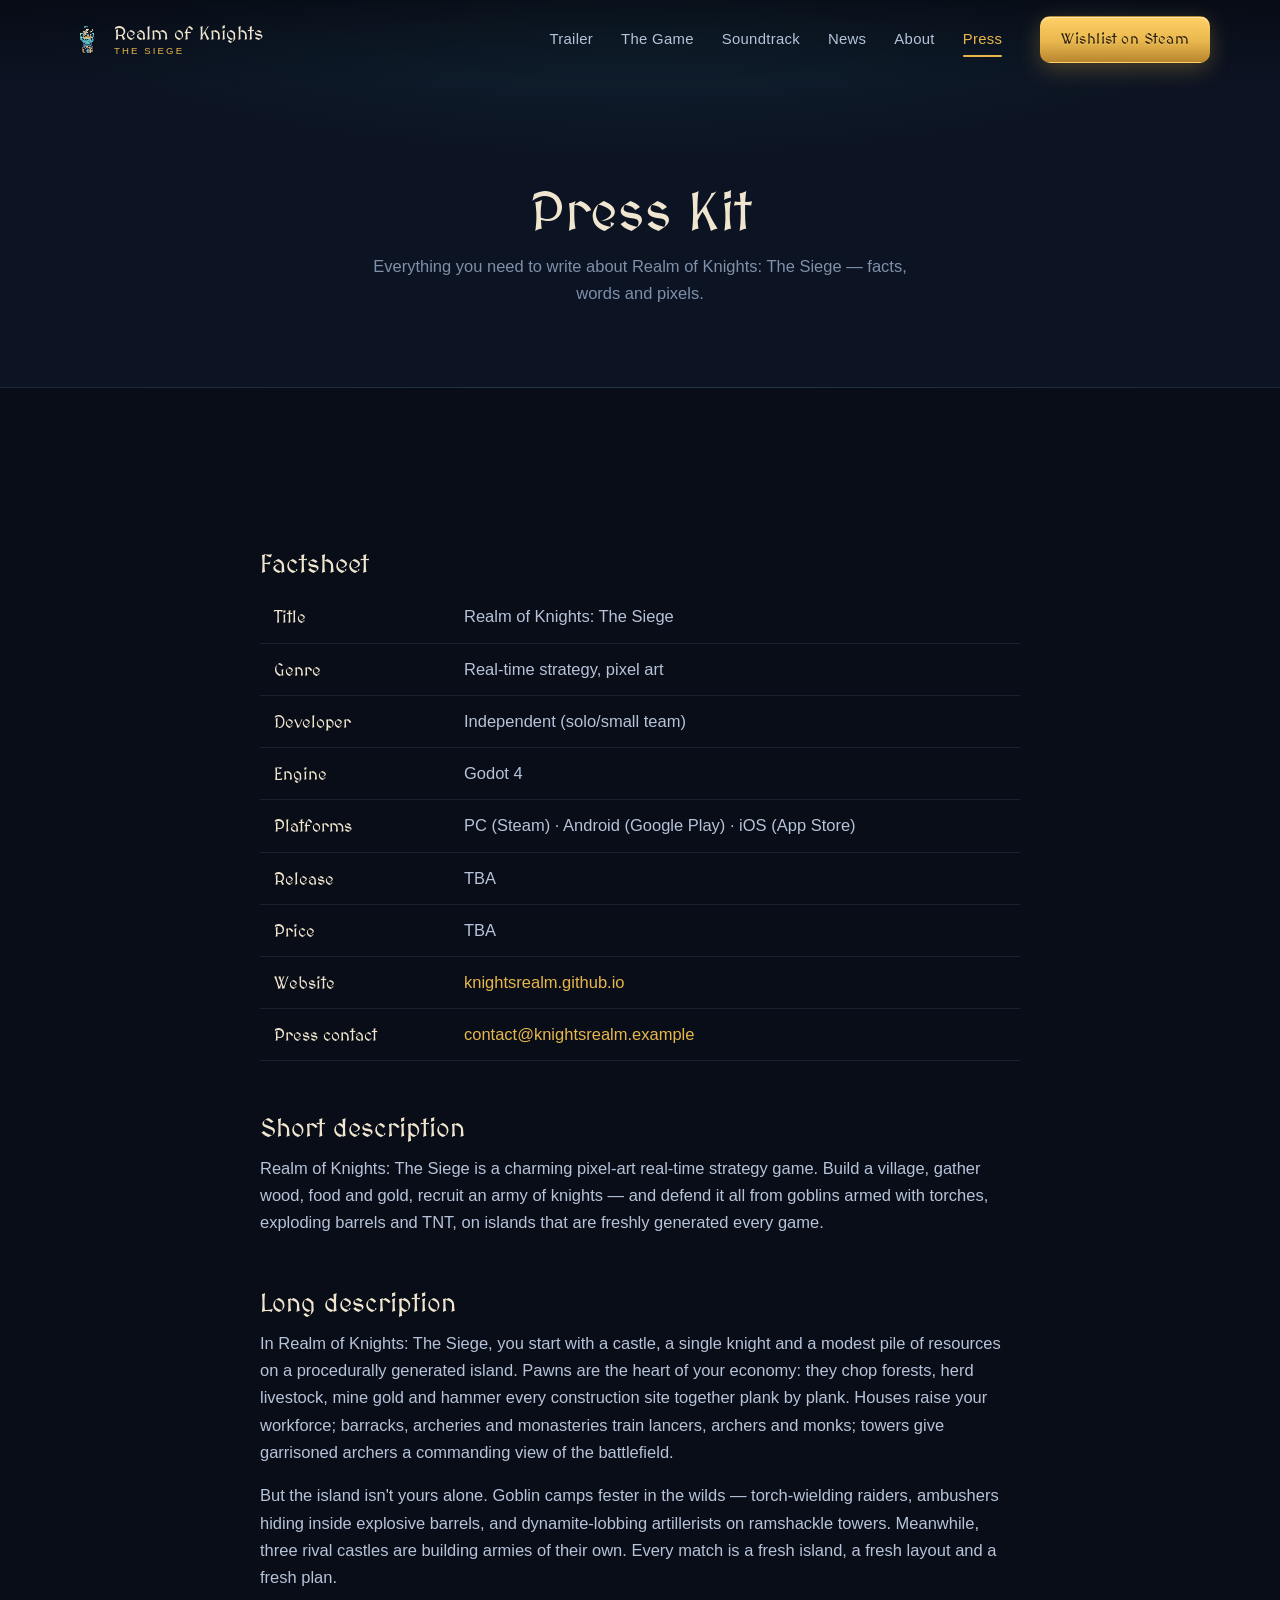
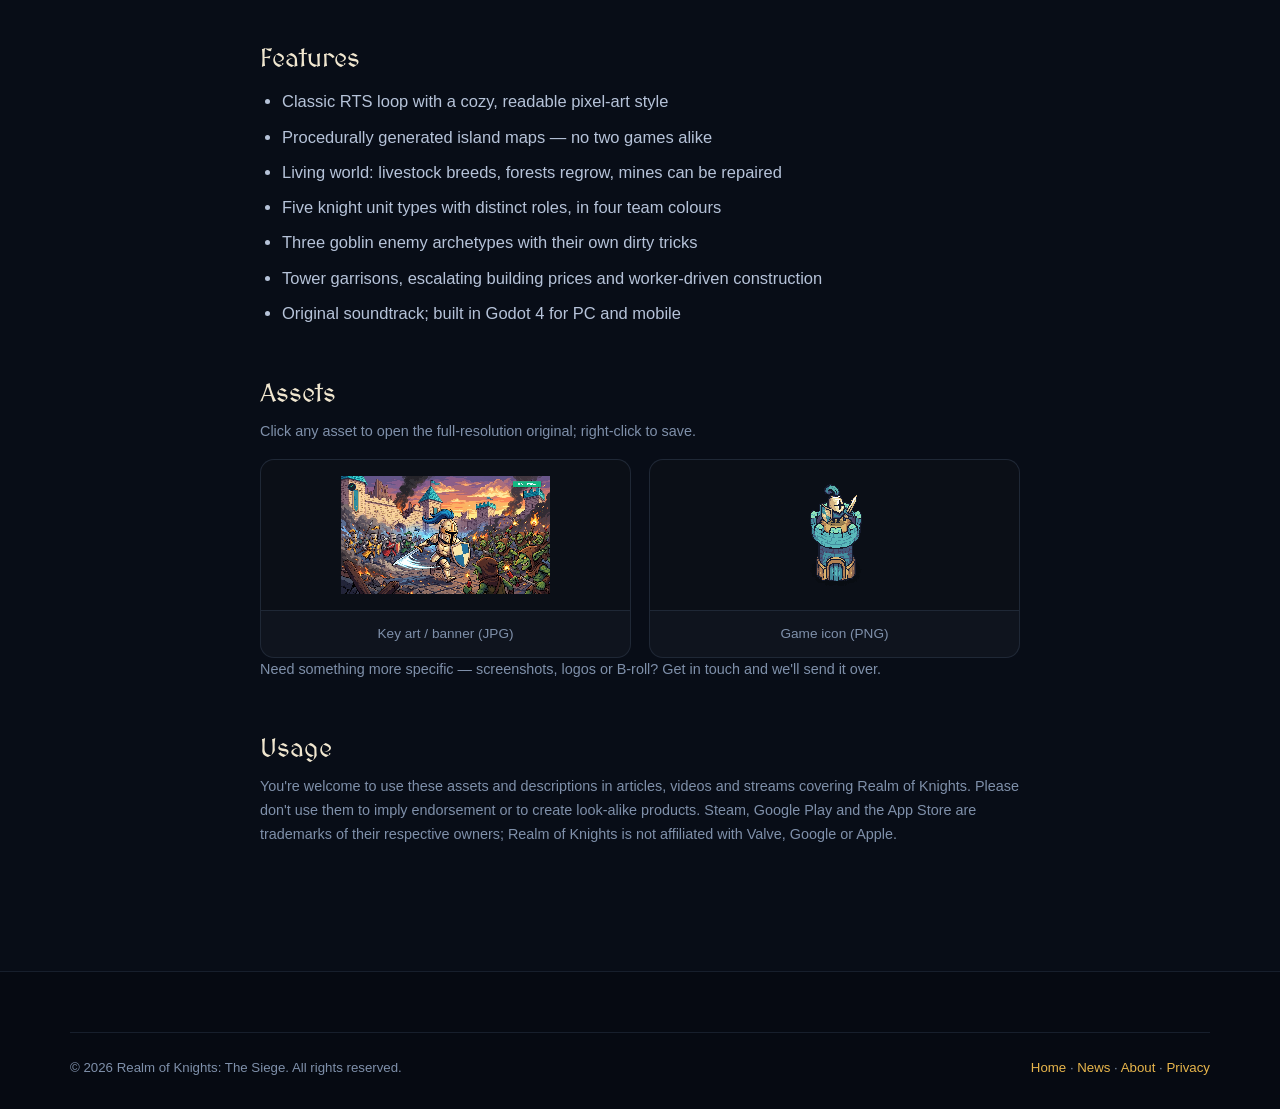
<file: press.html>
<!DOCTYPE html>
<html lang="en">
<head>
  <meta charset="UTF-8">
  <meta name="viewport" content="width=device-width, initial-scale=1.0">
  <title>Press Kit — Realm of Knights: The Siege</title>
  <meta name="description" content="Press kit for Realm of Knights: The Siege: factsheet, descriptions, features and downloadable art assets.">
  <link rel="icon" type="image/png" href="art/UI/icon.png">
  <meta property="og:type" content="website">
  <meta property="og:title" content="Press Kit — Realm of Knights: The Siege">
  <meta property="og:description" content="Factsheet, descriptions and art assets for Realm of Knights: The Siege.">
  <meta property="og:image" content="https://knightsrealm.github.io/art/Extra/steam_pixel_art_thumbnail.jpg">
  <link rel="stylesheet" href="assets/css/style.css">
</head>
<body>

  <header class="site-nav">
    <div class="container nav-inner">
      <a class="nav-brand" href="index.html">
        <img class="pixel" src="art/UI/icon.png" alt="Realm of Knights tower emblem">
        <span class="brand-lines">
          <span>Realm of Knights</span>
          <span class="brand-sub">The Siege</span>
        </span>
      </a>
      <nav>
        <ul class="nav-links">
          <li><a href="index.html#trailer">Trailer</a></li>
          <li><a href="index.html#game">The Game</a></li>
          <li><a href="index.html#soundtrack">Soundtrack</a></li>
          <li><a href="news.html">News</a></li>
          <li><a href="about.html">About</a></li>
          <li><a href="press.html" class="is-active">Press</a></li>
        </ul>
      </nav>
      <a class="btn btn-gold btn-sm nav-cta" data-link="steam" href="#">Wishlist on Steam</a>
      <button class="nav-burger" aria-label="Menu" aria-expanded="false">
        <span></span><span></span><span></span>
      </button>
    </div>
  </header>

  <section class="page-hero">
    <div class="container">
      <h1>Press Kit</h1>
      <p>Everything you need to write about Realm of Knights: The Siege — facts, words and pixels.</p>
    </div>
  </section>

  <section class="section">
    <div class="container prose">

      <h2>Factsheet</h2>
      <table class="factsheet">
        <tr><th>Title</th><td>Realm of Knights: The Siege</td></tr>
        <tr><th>Genre</th><td>Real-time strategy, pixel art</td></tr>
        <tr><th>Developer</th><td>Independent (solo/small team)</td></tr>
        <tr><th>Engine</th><td>Godot 4</td></tr>
        <tr><th>Platforms</th><td>PC (Steam) · Android (Google Play) · iOS (App Store)</td></tr>
        <tr><th>Release</th><td>TBA</td></tr>
        <tr><th>Price</th><td>TBA</td></tr>
        <tr><th>Website</th><td><a href="https://knightsrealm.github.io">knightsrealm.github.io</a></td></tr>
        <tr><th>Press contact</th><td><a data-link="email" data-link-text href="#">contact@knightsrealm.example</a></td></tr>
      </table>

      <h2>Short description</h2>
      <p>
        Realm of Knights: The Siege is a charming pixel-art real-time strategy game. Build a village,
        gather wood, food and gold, recruit an army of knights — and defend it all from
        goblins armed with torches, exploding barrels and TNT, on islands that are freshly
        generated every game.
      </p>

      <h2>Long description</h2>
      <p>
        In Realm of Knights: The Siege, you start with a castle, a single knight and a modest pile of
        resources on a procedurally generated island. Pawns are the heart of your economy:
        they chop forests, herd livestock, mine gold and hammer every construction site
        together plank by plank. Houses raise your workforce; barracks, archeries and
        monasteries train lancers, archers and monks; towers give garrisoned archers a
        commanding view of the battlefield.
      </p>
      <p>
        But the island isn't yours alone. Goblin camps fester in the wilds — torch-wielding
        raiders, ambushers hiding inside explosive barrels, and dynamite-lobbing artillerists
        on ramshackle towers. Meanwhile, three rival castles are building armies of their own.
        Every match is a fresh island, a fresh layout and a fresh plan.
      </p>

      <h2>Features</h2>
      <ul>
        <li>Classic RTS loop with a cozy, readable pixel-art style</li>
        <li>Procedurally generated island maps — no two games alike</li>
        <li>Living world: livestock breeds, forests regrow, mines can be repaired</li>
        <li>Five knight unit types with distinct roles, in four team colours</li>
        <li>Three goblin enemy archetypes with their own dirty tricks</li>
        <li>Tower garrisons, escalating building prices and worker-driven construction</li>
        <li>Original soundtrack; built in Godot 4 for PC and mobile</li>
      </ul>

      <h2>Assets</h2>
      <p class="muted">Click any asset to open the full-resolution original; right-click to save.</p>
      <div class="asset-grid">
        <a class="asset-tile" href="art/Extra/steam_pixel_art_thumbnail.jpg" target="_blank" rel="noopener">
          <span class="a-img"><img class="pixel" src="art/Extra/steam_pixel_art_thumbnail.jpg" alt="Realm of Knights: The Siege key art banner"></span>
          <span class="a-label">Key art / banner (JPG)</span>
        </a>
        <a class="asset-tile" href="art/UI/icon.png" target="_blank" rel="noopener">
          <span class="a-img"><img class="pixel" src="art/UI/icon.png" alt="Realm of Knights: The Siege tower emblem icon"></span>
          <span class="a-label">Game icon (PNG)</span>
        </a>
      </div>
      <p class="muted">Need something more specific — screenshots, logos or B-roll?
         Get in touch and we'll send it over.</p>

      <h2>Usage</h2>
      <p class="muted">
        You're welcome to use these assets and descriptions in articles, videos and streams
        covering Realm of Knights. Please don't use them to imply endorsement or to create
        look-alike products. Steam, Google Play and the App Store are trademarks of their
        respective owners; Realm of Knights is not affiliated with Valve, Google or Apple.
      </p>

    </div>
  </section>

  <footer class="site-footer">
    <div class="container">
      <div class="footer-bottom">
        <span>© <span data-year>2026</span> Realm of Knights: The Siege. All rights reserved.</span>
        <span>
          <a href="index.html">Home</a> ·
          <a href="news.html">News</a> ·
          <a href="about.html">About</a> ·
          <a href="privacy.html">Privacy</a>
        </span>
      </div>
    </div>
  </footer>

  <script src="assets/js/links.js"></script>
  <script src="assets/js/main.js"></script>
</body>
</html>
</file>
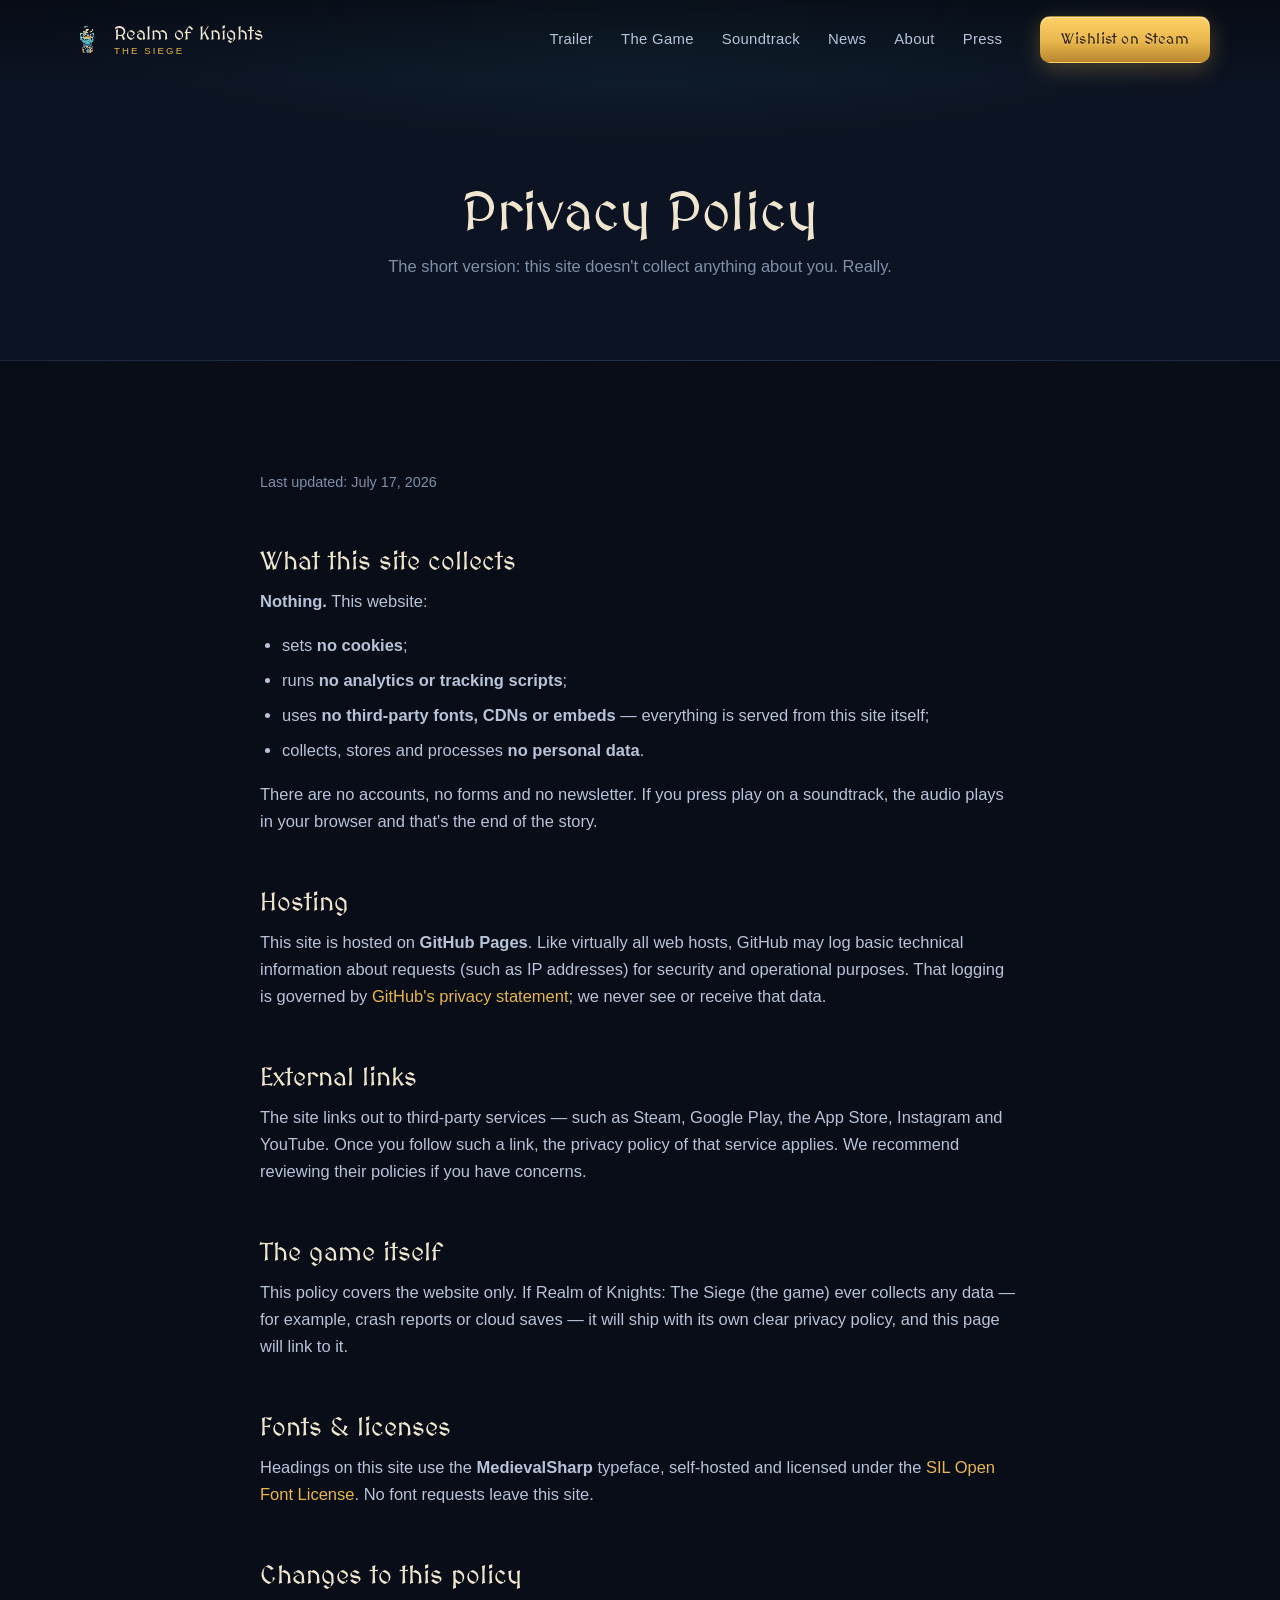
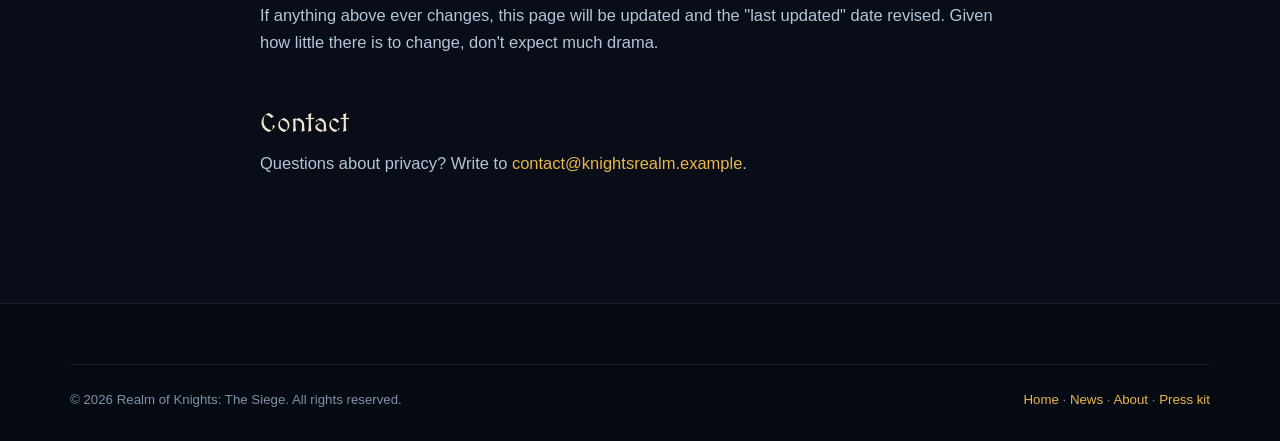
<file: privacy.html>
<!DOCTYPE html>
<html lang="en">
<head>
  <meta charset="UTF-8">
  <meta name="viewport" content="width=device-width, initial-scale=1.0">
  <title>Privacy Policy — Realm of Knights: The Siege</title>
  <meta name="description" content="Privacy policy for the Realm of Knights: The Siege website: no cookies, no analytics, no personal data collected.">
  <link rel="icon" type="image/png" href="art/UI/icon.png">
  <link rel="stylesheet" href="assets/css/style.css">
</head>
<body>

  <header class="site-nav">
    <div class="container nav-inner">
      <a class="nav-brand" href="index.html">
        <img class="pixel" src="art/UI/icon.png" alt="Realm of Knights tower emblem">
        <span class="brand-lines">
          <span>Realm of Knights</span>
          <span class="brand-sub">The Siege</span>
        </span>
      </a>
      <nav>
        <ul class="nav-links">
          <li><a href="index.html#trailer">Trailer</a></li>
          <li><a href="index.html#game">The Game</a></li>
          <li><a href="index.html#soundtrack">Soundtrack</a></li>
          <li><a href="news.html">News</a></li>
          <li><a href="about.html">About</a></li>
          <li><a href="press.html">Press</a></li>
        </ul>
      </nav>
      <a class="btn btn-gold btn-sm nav-cta" data-link="steam" href="#">Wishlist on Steam</a>
      <button class="nav-burger" aria-label="Menu" aria-expanded="false">
        <span></span><span></span><span></span>
      </button>
    </div>
  </header>

  <section class="page-hero">
    <div class="container">
      <h1>Privacy Policy</h1>
      <p>The short version: this site doesn't collect anything about you. Really.</p>
    </div>
  </section>

  <section class="section">
    <div class="container prose">
      <p class="muted">Last updated: July 17, 2026</p>

      <h2>What this site collects</h2>
      <p><strong>Nothing.</strong> This website:</p>
      <ul>
        <li>sets <strong>no cookies</strong>;</li>
        <li>runs <strong>no analytics or tracking scripts</strong>;</li>
        <li>uses <strong>no third-party fonts, CDNs or embeds</strong> — everything is
            served from this site itself;</li>
        <li>collects, stores and processes <strong>no personal data</strong>.</li>
      </ul>
      <p>
        There are no accounts, no forms and no newsletter. If you press play on a
        soundtrack, the audio plays in your browser and that's the end of the story.
      </p>

      <h2>Hosting</h2>
      <p>
        This site is hosted on <strong>GitHub Pages</strong>. Like virtually all web hosts,
        GitHub may log basic technical information about requests (such as IP addresses)
        for security and operational purposes. That logging is governed by
        <a href="https://docs.github.com/en/site-policy/privacy-policies/github-general-privacy-statement"
           target="_blank" rel="noopener">GitHub's privacy statement</a>; we never see or
        receive that data.
      </p>

      <h2>External links</h2>
      <p>
        The site links out to third-party services — such as Steam, Google Play, the App
        Store, Instagram and YouTube. Once you follow such a link, the privacy policy of
        that service applies. We recommend reviewing their policies if you have concerns.
      </p>

      <h2>The game itself</h2>
      <p>
        This policy covers the website only. If Realm of Knights: The Siege (the game) ever collects any
        data — for example, crash reports or cloud saves — it will ship with its own clear
        privacy policy, and this page will link to it.
      </p>

      <h2>Fonts &amp; licenses</h2>
      <p>
        Headings on this site use the <strong>MedievalSharp</strong> typeface, self-hosted
        and licensed under the <a href="art/UI/MedievalSharpFont/OFL.txt" target="_blank"
        rel="noopener">SIL Open Font License</a>. No font requests leave this site.
      </p>

      <h2>Changes to this policy</h2>
      <p>
        If anything above ever changes, this page will be updated and the "last updated"
        date revised. Given how little there is to change, don't expect much drama.
      </p>

      <h2>Contact</h2>
      <p>
        Questions about privacy? Write to
        <a data-link="email" data-link-text href="#">contact@knightsrealm.example</a>.
      </p>
    </div>
  </section>

  <footer class="site-footer">
    <div class="container">
      <div class="footer-bottom">
        <span>© <span data-year>2026</span> Realm of Knights: The Siege. All rights reserved.</span>
        <span>
          <a href="index.html">Home</a> ·
          <a href="news.html">News</a> ·
          <a href="about.html">About</a> ·
          <a href="press.html">Press kit</a>
        </span>
      </div>
    </div>
  </footer>

  <script src="assets/js/links.js"></script>
  <script src="assets/js/main.js"></script>
</body>
</html>
</file>
<file: assets/css/style.css>
/* =========================================================================
   Realm of Knights: The Siege — site design system
   Dark cinematic theme drawn from the game's palette:
   night stone blues, parchment, gold, castle teal.
   ========================================================================= */

/* ---------------- Font (self-hosted, OFL-licensed, ships with the game) - */
@font-face {
  font-family: "MedievalSharp";
  src: url("../../art/UI/MedievalSharpFont/MedievalSharp-Regular.ttf") format("truetype");
  font-weight: 400;
  font-style: normal;
  font-display: swap;
}

/* ---------------- Tokens ------------------------------------------------ */
:root {
  --bg-0: #080d17;            /* page background            */
  --bg-1: #0c1322;            /* alternating sections       */
  --bg-2: #111b2e;            /* raised panels              */
  --line: rgba(150, 182, 224, 0.12);
  --line-strong: rgba(150, 182, 224, 0.26);

  --parchment: #f0e6cf;       /* headings                   */
  --ink: #b6c3d9;             /* body text                  */
  --ink-dim: #7f90aa;         /* secondary text             */

  --gold: #e8b64c;
  --gold-bright: #ffd166;
  --gold-deep: #b8862f;
  --teal: #59c2c9;

  --font-display: "MedievalSharp", "Georgia", serif;
  --font-body: -apple-system, BlinkMacSystemFont, "Segoe UI", Roboto, "Helvetica Neue", Arial, sans-serif;

  --container: 1140px;
  --radius: 16px;
  --radius-lg: 22px;

  /* One motion vocabulary, used everywhere -------------------------------- */
  --ease-out: cubic-bezier(0.22, 1, 0.36, 1);      /* settles softly        */
  --ease-spring: cubic-bezier(0.34, 1.4, 0.64, 1); /* slight overshoot      */
  --t-fast: 0.18s;
  --t-mid: 0.34s;
  --t-slow: 0.7s;

  --shadow-sm: 0 4px 16px rgba(0, 0, 0, 0.3);
  --shadow-md: 0 16px 40px rgba(0, 0, 0, 0.45);
  --shadow-lg: 0 40px 90px rgba(0, 0, 0, 0.6);
}

/* ---------------- Base -------------------------------------------------- */
*, *::before, *::after { box-sizing: border-box; }

body {
  margin: 0;
  background: var(--bg-0);
  color: var(--ink);
  font-family: var(--font-body);
  font-size: 16.5px;
  line-height: 1.65;
  -webkit-font-smoothing: antialiased;
  overflow-x: hidden;
}

img { max-width: 100%; display: block; }

/* the few remaining pieces of game art render as crisp pixels */
.pixel { image-rendering: pixelated; image-rendering: crisp-edges; }

h1, h2, h3, h4 {
  font-family: var(--font-display);
  font-weight: 400;
  color: var(--parchment);
  line-height: 1.15;
  margin: 0 0 0.5em;
}

p { margin: 0 0 1em; }
a { color: var(--gold); text-decoration: none; }
a:hover { color: var(--gold-bright); }

:focus-visible {
  outline: 2px solid var(--gold-bright);
  outline-offset: 3px;
  border-radius: 6px;
}

.container {
  width: min(var(--container), calc(100% - 48px));
  margin-inline: auto;
}

/* ---------------- Scroll progress --------------------------------------- */
.scroll-progress {
  position: fixed;
  inset: 0 0 auto 0;
  height: 2px;
  z-index: 200;
  pointer-events: none;
}
.scroll-progress span {
  display: block;
  height: 100%;
  width: 100%;
  transform: scaleX(0);
  transform-origin: 0 50%;
  background: linear-gradient(90deg, var(--gold-deep), var(--gold-bright));
  box-shadow: 0 0 12px rgba(232, 182, 76, 0.5);
}

/* ---------------- Buttons ---------------------------------------------- */
.btn {
  position: relative;
  display: inline-flex;
  align-items: center;
  justify-content: center;
  gap: 10px;
  padding: 15px 30px;
  border-radius: 12px;
  border: 1px solid transparent;
  font-family: var(--font-display);
  font-size: 1.05rem;
  letter-spacing: 0.03em;
  cursor: pointer;
  overflow: hidden;
  white-space: nowrap;
  transition:
    transform var(--t-mid) var(--ease-spring),
    box-shadow var(--t-mid) var(--ease-out),
    border-color var(--t-mid) var(--ease-out),
    color var(--t-fast) var(--ease-out);
}
.btn-sm { padding: 10px 20px; font-size: 0.95rem; border-radius: 10px; }

/* light sweeps across the button on hover */
.btn::after {
  content: "";
  position: absolute;
  inset: 0;
  transform: translateX(-120%) skewX(-18deg);
  background: linear-gradient(90deg, transparent, rgba(255, 255, 255, 0.35), transparent);
  transition: transform 0.65s var(--ease-out);
}
.btn:hover::after { transform: translateX(120%) skewX(-18deg); }
.btn:active { transform: translateY(1px) scale(0.985); }

.btn-gold {
  background: linear-gradient(180deg, var(--gold-bright), var(--gold) 55%, var(--gold-deep));
  color: #2a1c05;
  box-shadow: 0 6px 22px rgba(232, 182, 76, 0.28), inset 0 1px 0 rgba(255, 255, 255, 0.5);
  text-shadow: 0 1px 0 rgba(255, 255, 255, 0.25);
}
.btn-gold:hover {
  color: #2a1c05;
  transform: translateY(-3px);
  box-shadow: 0 14px 38px rgba(232, 182, 76, 0.42), inset 0 1px 0 rgba(255, 255, 255, 0.5);
}

.btn-ghost {
  background: rgba(255, 255, 255, 0.04);
  border-color: var(--line-strong);
  color: var(--parchment);
  backdrop-filter: blur(6px);
}
.btn-ghost:hover {
  border-color: var(--gold);
  color: var(--gold-bright);
  transform: translateY(-3px);
  box-shadow: var(--shadow-sm);
}
.btn-ghost::after { background: linear-gradient(90deg, transparent, rgba(255, 255, 255, 0.1), transparent); }

/* placeholder (not-yet-live) links */
.is-placeholder { cursor: default; }

/* ---------------- Store badges ------------------------------------------ */
.store-badges {
  display: flex;
  gap: 10px;
  flex-wrap: wrap;
  align-items: center;
  justify-content: center;
}
.store-badges-stack { flex-direction: column; align-items: stretch; }
.store-badge {
  display: inline-flex;
  align-items: center;
  gap: 9px;
  padding: 8px 16px;
  border-radius: 999px;
  border: 1px solid var(--line);
  background: rgba(255, 255, 255, 0.03);
  color: var(--ink);
  font-size: 0.88rem;
  transition:
    border-color var(--t-mid) var(--ease-out),
    color var(--t-mid) var(--ease-out),
    background var(--t-mid) var(--ease-out),
    transform var(--t-mid) var(--ease-spring);
}
.store-badge:hover {
  border-color: var(--line-strong);
  background: rgba(255, 255, 255, 0.06);
  color: var(--parchment);
  transform: translateY(-2px);
}
.store-badge svg {
  width: 18px;
  height: 18px;
  fill: currentColor;
  flex: none;
  opacity: 0.85;
}
.store-badge .sb-name { font-weight: 500; letter-spacing: 0.01em; }
.store-badges-stack .store-badge { justify-content: flex-start; border-radius: 12px; }

/* ---------------- Navigation -------------------------------------------- */
.site-nav {
  position: fixed;
  inset: 0 0 auto 0;
  z-index: 100;
  transition: background var(--t-mid) var(--ease-out), box-shadow var(--t-mid) var(--ease-out);
}
.site-nav::before {
  content: "";
  position: absolute;
  inset: 0;
  background: linear-gradient(180deg, rgba(6, 10, 18, 0.75), transparent);
  opacity: 1;
  transition: opacity var(--t-mid) var(--ease-out);
  pointer-events: none;
}
.site-nav.is-scrolled {
  background: rgba(8, 13, 23, 0.72);
  backdrop-filter: blur(16px) saturate(140%);
  box-shadow: 0 1px 0 var(--line), 0 10px 30px rgba(0, 0, 0, 0.3);
}
.site-nav.is-scrolled::before { opacity: 0; }

.nav-inner {
  position: relative;
  display: flex;
  align-items: center;
  gap: 26px;
  padding: 16px 0;
  transition: padding var(--t-mid) var(--ease-out);
}
.site-nav.is-scrolled .nav-inner { padding: 10px 0; }

.nav-brand {
  display: flex;
  align-items: center;
  gap: 10px;
  font-family: var(--font-display);
  font-size: 1.2rem;
  color: var(--parchment);
  margin-right: auto;
  transition: color var(--t-fast) var(--ease-out);
}
.nav-brand:hover { color: var(--gold-bright); }
.nav-brand img {
  width: 34px;
  height: 34px;
  transition: transform var(--t-mid) var(--ease-spring);
}
.nav-brand:hover img { transform: translateY(-2px) rotate(-4deg); }

/* two-line lockup: title above, subtitle beneath */
.brand-lines {
  display: flex;
  flex-direction: column;
  line-height: 1.05;
}
.brand-sub {
  font-family: var(--font-body);
  font-size: 0.6rem;
  letter-spacing: 0.22em;
  text-transform: uppercase;
  color: var(--gold);
  margin-top: 3px;
}

.nav-links {
  display: flex;
  align-items: center;
  gap: 4px;
  list-style: none;
  margin: 0;
  padding: 0;
}
.nav-links a {
  position: relative;
  display: block;
  color: var(--ink);
  font-size: 0.93rem;
  letter-spacing: 0.02em;
  padding: 8px 12px;
  border-radius: 8px;
  transition: color var(--t-fast) var(--ease-out), background var(--t-fast) var(--ease-out);
}
.nav-links a::after {
  content: "";
  position: absolute;
  left: 12px;
  right: 12px;
  bottom: 3px;
  height: 1.5px;
  background: var(--gold);
  border-radius: 2px;
  transform: scaleX(0);
  transform-origin: 0 50%;
  transition: transform var(--t-mid) var(--ease-out);
}
.nav-links a:hover { color: var(--parchment); background: rgba(255, 255, 255, 0.05); }
.nav-links a:hover::after,
.nav-links a.is-active::after { transform: scaleX(1); }
.nav-links a.is-active { color: var(--gold); }

.nav-burger {
  display: none;
  background: rgba(255, 255, 255, 0.04);
  border: 1px solid var(--line-strong);
  border-radius: 10px;
  padding: 9px 11px;
  cursor: pointer;
}
.nav-burger span {
  display: block;
  width: 20px;
  height: 2px;
  border-radius: 2px;
  background: var(--parchment);
  margin: 4px 0;
  transition: transform var(--t-mid) var(--ease-out), opacity var(--t-fast) var(--ease-out);
}
.site-nav.menu-open .nav-burger span:nth-child(1) { transform: translateY(6px) rotate(45deg); }
.site-nav.menu-open .nav-burger span:nth-child(2) { opacity: 0; }
.site-nav.menu-open .nav-burger span:nth-child(3) { transform: translateY(-6px) rotate(-45deg); }

/* ---------------- Hero --------------------------------------------------- */
.hero {
  position: relative;
  isolation: isolate;
  overflow: hidden;
  padding: 122px 0 76px;
}

/* The key art stays as atmosphere only — blurred and dimmed far behind the
   content, so nothing readable ever sits on top of legible artwork. */
.hero-ambient {
  position: absolute;
  inset: -10%;
  z-index: -2;
  background-image: url("../../art/Extra/steam_pixel_art_thumbnail.jpg");
  background-size: cover;
  background-position: center 40%;
  filter: blur(44px) saturate(125%) brightness(0.62);
  opacity: 0.72;
  transform: scale(1.12) translateY(var(--parallax, 0px));
  will-change: transform;
}
.hero::before {
  content: "";
  position: absolute;
  inset: 0;
  z-index: -1;
  background:
    radial-gradient(90% 70% at 50% 22%, rgba(232, 182, 76, 0.09), transparent 62%),
    linear-gradient(180deg, rgba(8, 13, 23, 0.86) 0%, rgba(8, 13, 23, 0.55) 42%, var(--bg-0) 96%);
}

.hero-inner { display: grid; justify-items: center; text-align: center; }
.hero-head { max-width: 720px; }

/* The kicker and tagline are signposts; the title block is the event. Both
   are kept dim and small so nothing competes with the name. */
.hero-kicker {
  font-size: 0.7rem;
  letter-spacing: 0.36em;
  text-transform: uppercase;
  color: var(--ink-dim);
  margin-bottom: 20px;
}
.hero-title {
  font-size: clamp(2.9rem, 8vw, 5.2rem);
  margin: 0 0 18px;
  letter-spacing: -0.01em;
}
/* "The Siege" is part of the title — display type, gold, flanked by rules */
.hero-title-sub {
  display: flex;
  align-items: center;
  justify-content: center;
  gap: clamp(12px, 3vw, 26px);
  font-size: clamp(1.25rem, 3.4vw, 2.15rem);
  letter-spacing: 0.3em;
  text-indent: 0.3em;    /* balances the trailing letter-space */
  text-transform: uppercase;
  margin-top: 10px;
  background: linear-gradient(180deg, var(--gold-bright), var(--gold-deep));
  -webkit-background-clip: text;
  background-clip: text;
  color: transparent;
}
.hero-title-sub::before,
.hero-title-sub::after {
  content: "";
  flex: 0 1 clamp(30px, 12vw, 130px);
  height: 1px;
  background: linear-gradient(90deg, transparent, var(--gold-deep), transparent);
  text-indent: 0;
}
.hero-title .gold {
  background: linear-gradient(180deg, var(--gold-bright), var(--gold-deep));
  -webkit-background-clip: text;
  background-clip: text;
  color: transparent;
}
.hero-tagline {
  font-size: clamp(0.98rem, 1.6vw, 1.1rem);
  color: var(--ink-dim);
  max-width: 480px;
  margin: 22px auto 34px;
}

/* --- Trailer: the centrepiece ------------------------------------------- */
.trailer {
  width: min(880px, 100%);
  margin: 0 auto;
  position: relative;
}
/* soft glow pooling under the player */
.trailer::before {
  content: "";
  position: absolute;
  inset: 12% 6% -8%;
  z-index: -1;
  border-radius: 50%;
  background: radial-gradient(50% 50% at 50% 50%, rgba(232, 182, 76, 0.28), transparent 70%);
  filter: blur(40px);
}
.trailer-frame,
.trailer-embed {
  display: block;
  position: relative;
  width: 100%;
  aspect-ratio: 16 / 9;
  border-radius: var(--radius-lg);
  border: 1px solid var(--line-strong);
  overflow: hidden;
  background: #06090f;
  box-shadow: var(--shadow-lg);
}
.trailer-frame {
  padding: 0;
  cursor: pointer;
  transition:
    transform var(--t-mid) var(--ease-out),
    border-color var(--t-mid) var(--ease-out),
    box-shadow var(--t-mid) var(--ease-out);
}
.trailer-frame:hover {
  transform: translateY(-4px);
  border-color: rgba(232, 182, 76, 0.5);
}
/* Scaled up and nudged down on purpose: the source key art has Steam store
   chrome (a wishlist button and a checkmark) baked into its top band, and
   this crops that band out of frame. */
.trailer-poster {
  width: 100%;
  height: 100%;
  object-fit: cover;
  filter: brightness(0.6) saturate(0.95);
  transform: scale(1.2) translateY(-8%);
  transition: transform 0.8s var(--ease-out), filter var(--t-mid) var(--ease-out);
}
.trailer-frame:hover .trailer-poster {
  transform: scale(1.25) translateY(-8%);
  filter: brightness(0.72);
}

.trailer-play {
  position: absolute;
  top: 50%;
  left: 50%;
  width: 84px;
  height: 84px;
  margin: -42px 0 0 -42px;
  border-radius: 50%;
  background: rgba(10, 16, 28, 0.55);
  border: 1.5px solid rgba(240, 230, 207, 0.7);
  backdrop-filter: blur(8px);
  transition:
    transform var(--t-mid) var(--ease-spring),
    background var(--t-mid) var(--ease-out),
    border-color var(--t-mid) var(--ease-out);
}
/* the play triangle */
.trailer-play::before {
  content: "";
  position: absolute;
  top: 50%;
  left: 52%;
  transform: translate(-50%, -50%);
  border-style: solid;
  border-width: 13px 0 13px 21px;
  border-color: transparent transparent transparent var(--parchment);
  transition: border-color var(--t-mid) var(--ease-out);
}
/* pulsing ring */
.trailer-play::after {
  content: "";
  position: absolute;
  inset: -1.5px;
  border-radius: 50%;
  border: 1.5px solid rgba(232, 182, 76, 0.55);
  animation: playPulse 2.8s var(--ease-out) infinite;
}
@keyframes playPulse {
  0%   { transform: scale(1);    opacity: 0.7; }
  70%  { transform: scale(1.45); opacity: 0; }
  100% { transform: scale(1.45); opacity: 0; }
}
.trailer-frame:hover .trailer-play {
  transform: scale(1.1);
  background: rgba(232, 182, 76, 0.9);
  border-color: var(--gold-bright);
}
.trailer-frame:hover .trailer-play::before { border-left-color: #2a1c05; }

.trailer-tag {
  position: absolute;
  left: 18px;
  bottom: 18px;
  padding: 5px 12px;
  border-radius: 999px;
  background: rgba(6, 10, 18, 0.7);
  border: 1px solid var(--line-strong);
  backdrop-filter: blur(8px);
  color: var(--ink-dim);
  font-size: 0.7rem;
  letter-spacing: 0.16em;
  text-transform: uppercase;
}
.trailer-embed iframe { width: 100%; height: 100%; border: 0; display: block; }

/* --- Actions: their own clear band, well clear of any artwork ------------ */
.hero-actions {
  margin-top: 46px;
  display: grid;
  justify-items: center;
  gap: 22px;
}
.hero-ctas {
  display: flex;
  gap: 14px;
  justify-content: center;
  flex-wrap: wrap;
}
.hero-note {
  margin: 0;
  font-size: 0.78rem;
  letter-spacing: 0.22em;
  text-transform: uppercase;
  color: var(--ink-dim);
}

/* ---------------- Sections ---------------------------------------------- */
.section { padding: 110px 0; position: relative; }
.section-tight { padding: 40px 0 110px; }
.section-alt {
  background: var(--bg-1);
  border-block: 1px solid var(--line);
}

.section-head { text-align: center; max-width: 720px; margin: 0 auto 58px; }
.section-head .section-sub { max-width: 600px; margin-inline: auto; }
.section-eyebrow {
  font-size: 0.74rem;
  letter-spacing: 0.3em;
  text-transform: uppercase;
  color: var(--teal);
  margin-bottom: 12px;
}
.section-title { font-size: clamp(1.9rem, 4.2vw, 2.7rem); }
.section-sub { color: var(--ink-dim); font-size: 1.02rem; margin: 0; }

/* ---------------- Reveal on scroll -------------------------------------- */
.reveal {
  opacity: 0;
  transform: translateY(22px);
  transition:
    opacity var(--t-slow) var(--ease-out),
    transform var(--t-slow) var(--ease-out);
  transition-delay: var(--reveal-delay, 0s);
}
.reveal.is-visible { opacity: 1; transform: none; }

/* ---------------- Cards ------------------------------------------------- */
.grid { display: grid; gap: 20px; }
.grid-2 { grid-template-columns: repeat(2, 1fr); }
.grid-3 { grid-template-columns: repeat(3, 1fr); }

.card {
  position: relative;
  isolation: isolate;
  overflow: hidden;
  background: linear-gradient(180deg, rgba(255, 255, 255, 0.045), rgba(255, 255, 255, 0.015));
  border: 1px solid var(--line);
  border-radius: var(--radius);
  padding: 30px 26px;
  transition:
    transform var(--t-mid) var(--ease-out),
    border-color var(--t-mid) var(--ease-out),
    box-shadow var(--t-mid) var(--ease-out);
}
/* a warm glow follows the pointer across the card */
.card::before {
  content: "";
  position: absolute;
  inset: 0;
  z-index: -1;
  opacity: 0;
  background: radial-gradient(260px circle at var(--mx, 50%) var(--my, 50%),
              rgba(232, 182, 76, 0.13), transparent 68%);
  transition: opacity var(--t-mid) var(--ease-out);
}
.card:hover {
  transform: translateY(-5px);
  border-color: rgba(232, 182, 76, 0.35);
  box-shadow: var(--shadow-md);
}
.card:hover::before { opacity: 1; }
.card h3 { font-size: 1.3rem; margin-bottom: 8px; }
.card p { color: var(--ink-dim); font-size: 0.95rem; margin: 0; }

.card-num {
  display: block;
  font-family: var(--font-display);
  font-size: 0.85rem;
  letter-spacing: 0.2em;
  color: var(--gold);
  opacity: 0.7;
  margin-bottom: 16px;
}

/* ---------------- Soundtrack --------------------------------------------- */
.tracks { display: grid; gap: 12px; max-width: 680px; margin: 0 auto; }
.track {
  display: flex;
  align-items: center;
  gap: 18px;
  padding: 14px 20px;
  border-radius: 14px;
  border: 1px solid var(--line);
  background: rgba(255, 255, 255, 0.03);
  transition:
    border-color var(--t-mid) var(--ease-out),
    background var(--t-mid) var(--ease-out),
    transform var(--t-mid) var(--ease-out);
}
.track:hover { background: rgba(255, 255, 255, 0.055); transform: translateX(3px); }
.track.is-playing { border-color: rgba(232, 182, 76, 0.45); background: rgba(232, 182, 76, 0.06); }

.track-play {
  flex: none;
  position: relative;
  width: 44px;
  height: 44px;
  border-radius: 50%;
  border: 1px solid rgba(232, 182, 76, 0.55);
  background: rgba(232, 182, 76, 0.1);
  cursor: pointer;
  transition:
    background var(--t-mid) var(--ease-out),
    transform var(--t-mid) var(--ease-spring),
    box-shadow var(--t-mid) var(--ease-out);
}
.track-play:hover {
  background: rgba(232, 182, 76, 0.24);
  transform: scale(1.08);
  box-shadow: 0 0 0 4px rgba(232, 182, 76, 0.1);
}
.track-play .ico-play {
  position: absolute;
  top: 50%;
  left: 53%;
  transform: translate(-50%, -50%);
  border-style: solid;
  border-width: 7px 0 7px 11px;
  border-color: transparent transparent transparent var(--gold-bright);
}
.track-play .ico-pause {
  display: none;
  position: absolute;
  top: 50%;
  left: 50%;
  width: 10px;
  height: 13px;
  transform: translate(-50%, -50%);
  border-inline: 3.5px solid var(--gold-bright);
}
.track.is-playing .ico-play { display: none; }
.track.is-playing .ico-pause { display: block; }

.track-meta { flex: 1; min-width: 0; }
.track-name {
  font-family: var(--font-display);
  color: var(--parchment);
  font-size: 1.05rem;
  margin-bottom: 8px;
}
.track-bar {
  position: relative;
  height: 6px;
  border-radius: 4px;
  background: rgba(150, 182, 224, 0.14);
  overflow: hidden;
  cursor: pointer;
  transition: height var(--t-fast) var(--ease-out);
}
.track:hover .track-bar { height: 8px; }
.track-fill {
  width: 0%;
  height: 100%;
  border-radius: 4px;
  background: linear-gradient(90deg, var(--gold-deep), var(--gold-bright));
  box-shadow: 0 0 10px rgba(232, 182, 76, 0.4);
}
.track-time {
  flex: none;
  font-size: 0.8rem;
  color: var(--ink-dim);
  font-variant-numeric: tabular-nums;
}

/* ---------------- News --------------------------------------------------- */
.news-card { display: flex; flex-direction: column; }
.news-date {
  font-size: 0.74rem;
  letter-spacing: 0.16em;
  text-transform: uppercase;
  color: var(--teal);
  margin-bottom: 10px;
}
.news-card h3 { font-size: 1.2rem; }
.news-card h3 a { color: var(--parchment); transition: color var(--t-fast) var(--ease-out); }
.news-card h3 a:hover { color: var(--gold-bright); }
.news-card .more {
  margin-top: auto;
  padding-top: 18px;
  font-size: 0.9rem;
}
/* arrow that slides out on hover */
.news-card .more::after {
  content: " →";
  display: inline-block;
  transition: transform var(--t-mid) var(--ease-out);
}
.news-card .more:hover::after { transform: translateX(4px); }

article.post { max-width: 760px; margin: 0 auto 56px; }
article.post header { margin-bottom: 18px; }
article.post h2 { font-size: 1.8rem; margin-bottom: 4px; }
article.post + article.post { border-top: 1px solid var(--line); padding-top: 56px; }

/* ---------------- CTA banner --------------------------------------------- */
.cta-banner {
  position: relative;
  border-radius: var(--radius-lg);
  overflow: hidden;
  isolation: isolate;
  border: 1px solid var(--line-strong);
  padding: 76px 30px;
  text-align: center;
  background:
    radial-gradient(70% 100% at 50% 0%, rgba(232, 182, 76, 0.12), transparent 65%),
    linear-gradient(180deg, var(--bg-2), var(--bg-0));
}
.cta-banner h2 { font-size: clamp(1.8rem, 4vw, 2.5rem); }
.cta-banner p { color: var(--ink); margin-bottom: 30px; }
.cta-banner .hero-ctas { margin-bottom: 28px; }

/* ---------------- Socials ------------------------------------------------ */
.socials { display: flex; gap: 10px; justify-content: center; }
.socials-left { justify-content: flex-start; margin-top: 18px; }
.social-btn {
  width: 44px;
  height: 44px;
  border-radius: 12px;
  border: 1px solid var(--line);
  background: rgba(255, 255, 255, 0.03);
  display: inline-flex;
  align-items: center;
  justify-content: center;
  transition:
    border-color var(--t-mid) var(--ease-out),
    background var(--t-mid) var(--ease-out),
    transform var(--t-mid) var(--ease-spring);
}
.social-btn svg { width: 20px; height: 20px; fill: var(--ink); transition: fill var(--t-mid) var(--ease-out); }
.social-btn:hover {
  border-color: var(--gold);
  background: rgba(232, 182, 76, 0.1);
  transform: translateY(-3px);
}
.social-btn:hover svg { fill: var(--gold-bright); }

/* ---------------- Footer -------------------------------------------------- */
.site-footer {
  border-top: 1px solid var(--line);
  background: #060a12;
  padding: 60px 0 30px;
  font-size: 0.92rem;
}
.footer-grid {
  display: grid;
  grid-template-columns: 2fr 1fr 1fr 1.4fr;
  gap: 40px;
  margin-bottom: 44px;
}
.footer-brand {
  display: flex;
  align-items: center;
  gap: 10px;
  font-family: var(--font-display);
  font-size: 1.15rem;
  color: var(--parchment);
  margin-bottom: 14px;
}
.footer-brand img { width: 32px; height: 32px; }
.footer-blurb { color: var(--ink-dim); max-width: 320px; }
.site-footer h4 { font-size: 0.95rem; margin-bottom: 16px; color: var(--gold); }
.site-footer ul { list-style: none; margin: 0; padding: 0; display: grid; gap: 10px; }
.site-footer ul a {
  color: var(--ink-dim);
  transition: color var(--t-fast) var(--ease-out), padding-left var(--t-mid) var(--ease-out);
}
.site-footer ul a:hover { color: var(--parchment); padding-left: 4px; }
.footer-bottom {
  border-top: 1px solid var(--line);
  padding-top: 24px;
  display: flex;
  justify-content: space-between;
  gap: 16px;
  flex-wrap: wrap;
  color: var(--ink-dim);
  font-size: 0.83rem;
}

/* ---------------- Sub-pages ----------------------------------------------- */
.page-hero {
  position: relative;
  padding: 180px 0 80px;
  text-align: center;
  background:
    radial-gradient(70% 60% at 50% 0%, rgba(46, 127, 138, 0.16), transparent 70%),
    var(--bg-1);
  border-bottom: 1px solid var(--line);
}
.page-hero h1 { font-size: clamp(2.3rem, 6vw, 3.4rem); margin-bottom: 10px; }
.page-hero p { color: var(--ink-dim); max-width: 560px; margin: 0 auto; }

.prose { max-width: 760px; margin: 0 auto; }
.prose h2 { font-size: 1.6rem; margin-top: 2em; }
.prose h3 { font-size: 1.2rem; margin-top: 1.6em; }
.prose ul { padding-left: 22px; }
.prose li { margin-bottom: 8px; }
.prose .muted { color: var(--ink-dim); font-size: 0.9rem; }

/* FAQ */
.faq details {
  border: 1px solid var(--line);
  border-radius: 14px;
  background: rgba(255, 255, 255, 0.03);
  margin-bottom: 12px;
  overflow: hidden;
  transition: border-color var(--t-mid) var(--ease-out), background var(--t-mid) var(--ease-out);
}
.faq details:hover { border-color: var(--line-strong); background: rgba(255, 255, 255, 0.05); }
.faq details[open] { border-color: rgba(232, 182, 76, 0.35); }
.faq summary {
  padding: 18px 22px;
  cursor: pointer;
  font-family: var(--font-display);
  font-size: 1.05rem;
  color: var(--parchment);
  list-style: none;
  position: relative;
}
.faq summary::-webkit-details-marker { display: none; }
.faq summary::after {
  content: "+";
  position: absolute;
  right: 22px;
  color: var(--gold);
  font-size: 1.3rem;
  line-height: 1;
  transition: transform var(--t-mid) var(--ease-spring);
}
.faq details[open] summary::after { transform: rotate(135deg); }
.faq details p { padding: 0 22px 18px; margin: 0; color: var(--ink-dim); }

/* press kit tables */
.factsheet { width: 100%; border-collapse: collapse; }
.factsheet th, .factsheet td { text-align: left; padding: 12px 14px; border-bottom: 1px solid var(--line); vertical-align: top; }
.factsheet th { color: var(--parchment); font-family: var(--font-display); font-weight: 400; white-space: nowrap; width: 190px; }

.asset-grid { display: grid; grid-template-columns: repeat(2, 1fr); gap: 18px; }
.asset-tile {
  border: 1px solid var(--line);
  border-radius: 14px;
  overflow: hidden;
  background: rgba(255, 255, 255, 0.03);
  text-align: center;
  transition: border-color var(--t-mid) var(--ease-out), transform var(--t-mid) var(--ease-out);
}
.asset-tile:hover { border-color: rgba(232, 182, 76, 0.4); transform: translateY(-3px); }
.asset-tile .a-img {
  height: 150px;
  display: flex;
  align-items: center;
  justify-content: center;
  padding: 16px;
  background: rgba(0, 0, 0, 0.25);
}
.asset-tile .a-img img { max-height: 100%; width: auto; }
.asset-tile .a-label { display: block; padding: 12px; font-size: 0.85rem; color: var(--ink-dim); border-top: 1px solid var(--line); }

/* ---------------- 404 ------------------------------------------------------ */
.lost-page {
  min-height: 100vh;
  display: flex;
  flex-direction: column;
  align-items: center;
  justify-content: center;
  text-align: center;
  padding: 120px 24px 80px;
}
/* selector must out-rank `.lost-page p` below, or the gradient stays hidden
   behind an opaque text colour */
.lost-page .lost-code {
  font-family: var(--font-display);
  font-size: clamp(5rem, 20vw, 10rem);
  line-height: 1;
  margin: 0 0 10px;
  background: linear-gradient(180deg, var(--gold-bright) 10%, var(--gold-deep) 95%);
  -webkit-background-clip: text;
  background-clip: text;
  color: transparent;
  opacity: 0.9;
}
.lost-page h1 { font-size: clamp(1.8rem, 5vw, 2.6rem); margin-bottom: 10px; }
.lost-page p { color: var(--ink-dim); margin-bottom: 30px; max-width: 460px; }

/* ---------------- Responsive ---------------------------------------------- */
@media (max-width: 900px) {
  .section { padding: 76px 0; }
  .section-tight { padding: 20px 0 76px; }
  .hero { padding: 120px 0 70px; }
  .grid-2, .grid-3 { grid-template-columns: 1fr; }
  .footer-grid { grid-template-columns: 1fr 1fr; }
  .asset-grid { grid-template-columns: 1fr; }

  .nav-links {
    position: absolute;
    top: calc(100% + 6px);
    left: 0;
    right: 0;
    flex-direction: column;
    align-items: stretch;
    gap: 2px;
    background: rgba(8, 13, 23, 0.96);
    backdrop-filter: blur(16px);
    border: 1px solid var(--line);
    border-radius: 14px;
    box-shadow: var(--shadow-md);
    padding: 10px;
    opacity: 0;
    visibility: hidden;
    transform: translateY(-8px);
    transition: opacity var(--t-mid) var(--ease-out), transform var(--t-mid) var(--ease-out), visibility var(--t-mid);
  }
  .site-nav.menu-open .nav-links { opacity: 1; visibility: visible; transform: none; }
  .nav-links a { padding: 12px 14px; }
  .nav-links a::after { display: none; }
  .nav-burger { display: block; }
  .nav-cta { display: none; }
  .trailer-play { width: 64px; height: 64px; margin: -32px 0 0 -32px; }
  .trailer-play::before { border-width: 10px 0 10px 16px; }
}
@media (max-width: 560px) {
  .footer-grid { grid-template-columns: 1fr; }
  .track { flex-wrap: wrap; }
  .track-time { width: 100%; text-align: right; }
  .btn { width: 100%; }
  .hero-ctas { width: min(320px, 100%); }
}

/* ---------------- Reduced motion ------------------------------------------- */
@media (prefers-reduced-motion: reduce) {
  .reveal { opacity: 1; transform: none; transition: none; }
  .trailer-play::after { animation: none; }
  .hero-ambient { transform: scale(1.12); }
  .btn::after { display: none; }
  *, *::before, *::after {
    animation-duration: 0.01ms !important;
    animation-iteration-count: 1 !important;
    transition-duration: 0.01ms !important;
  }
}
</file>
